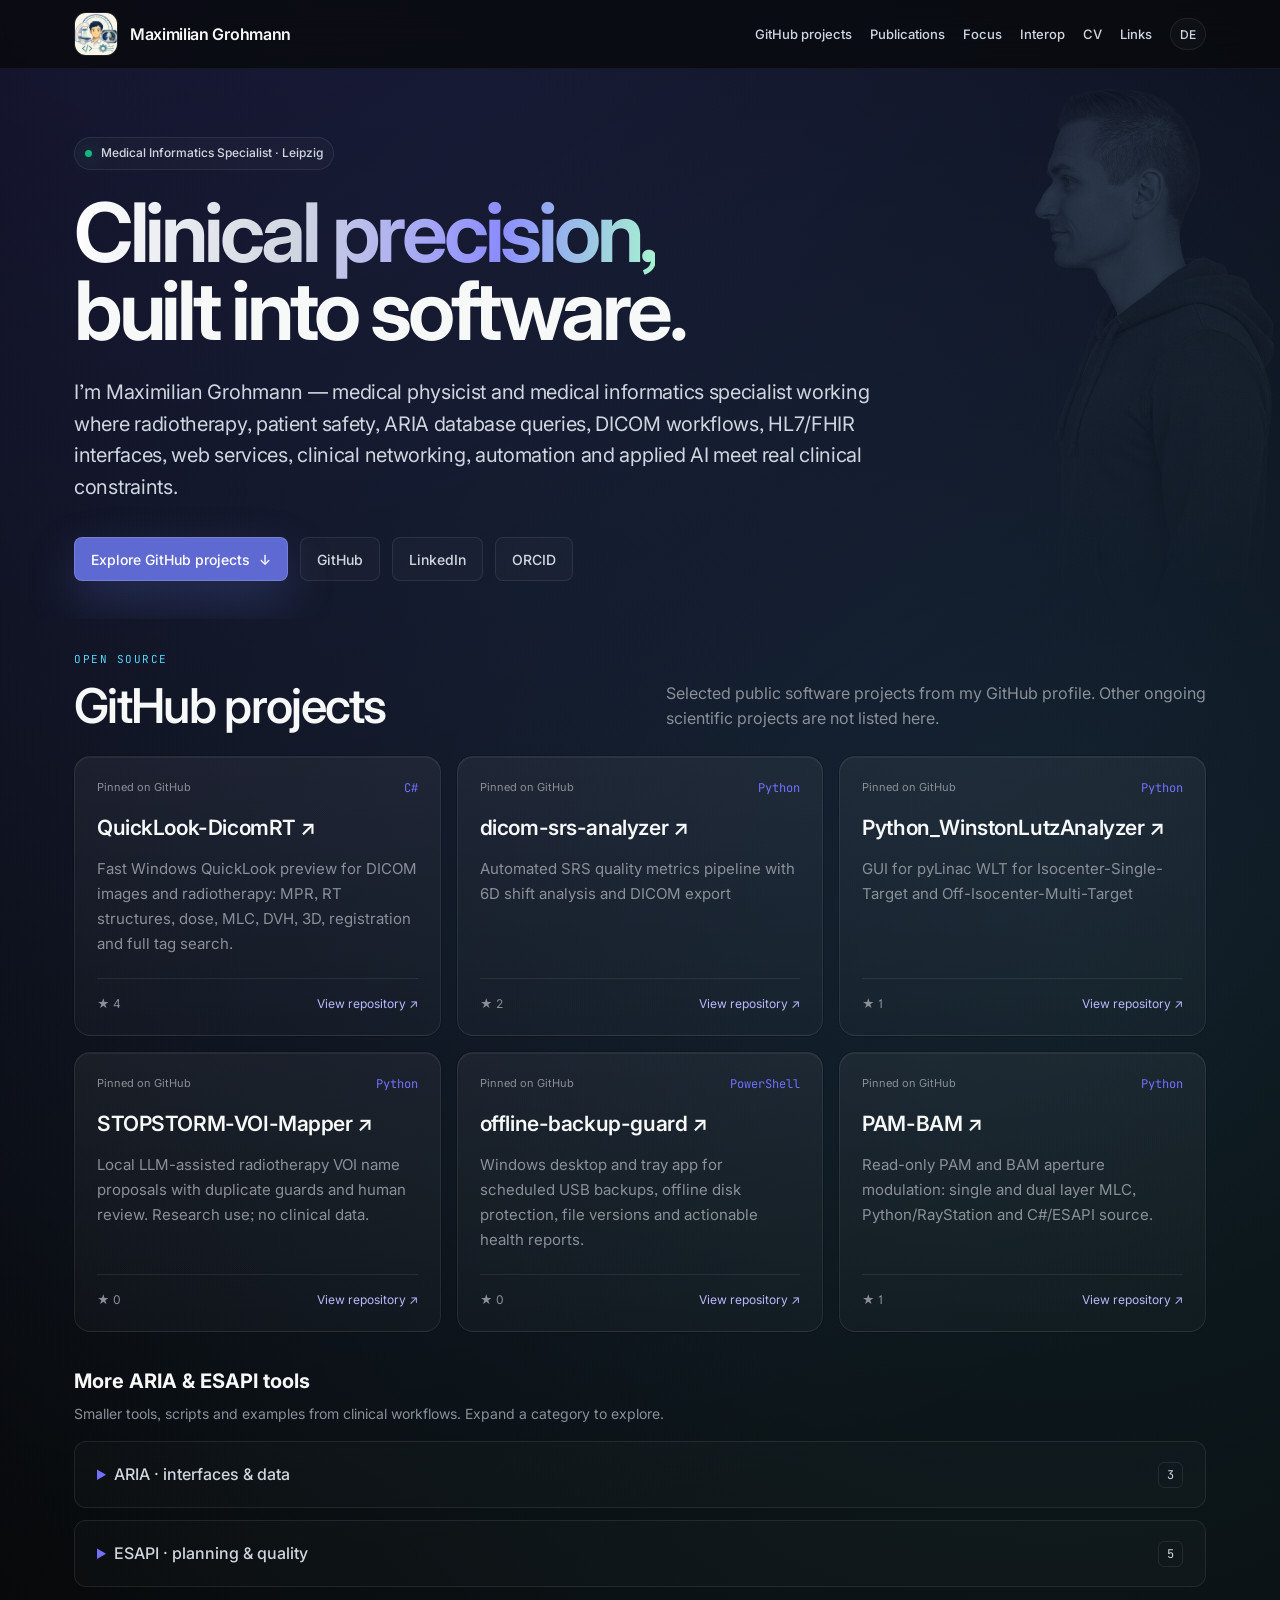
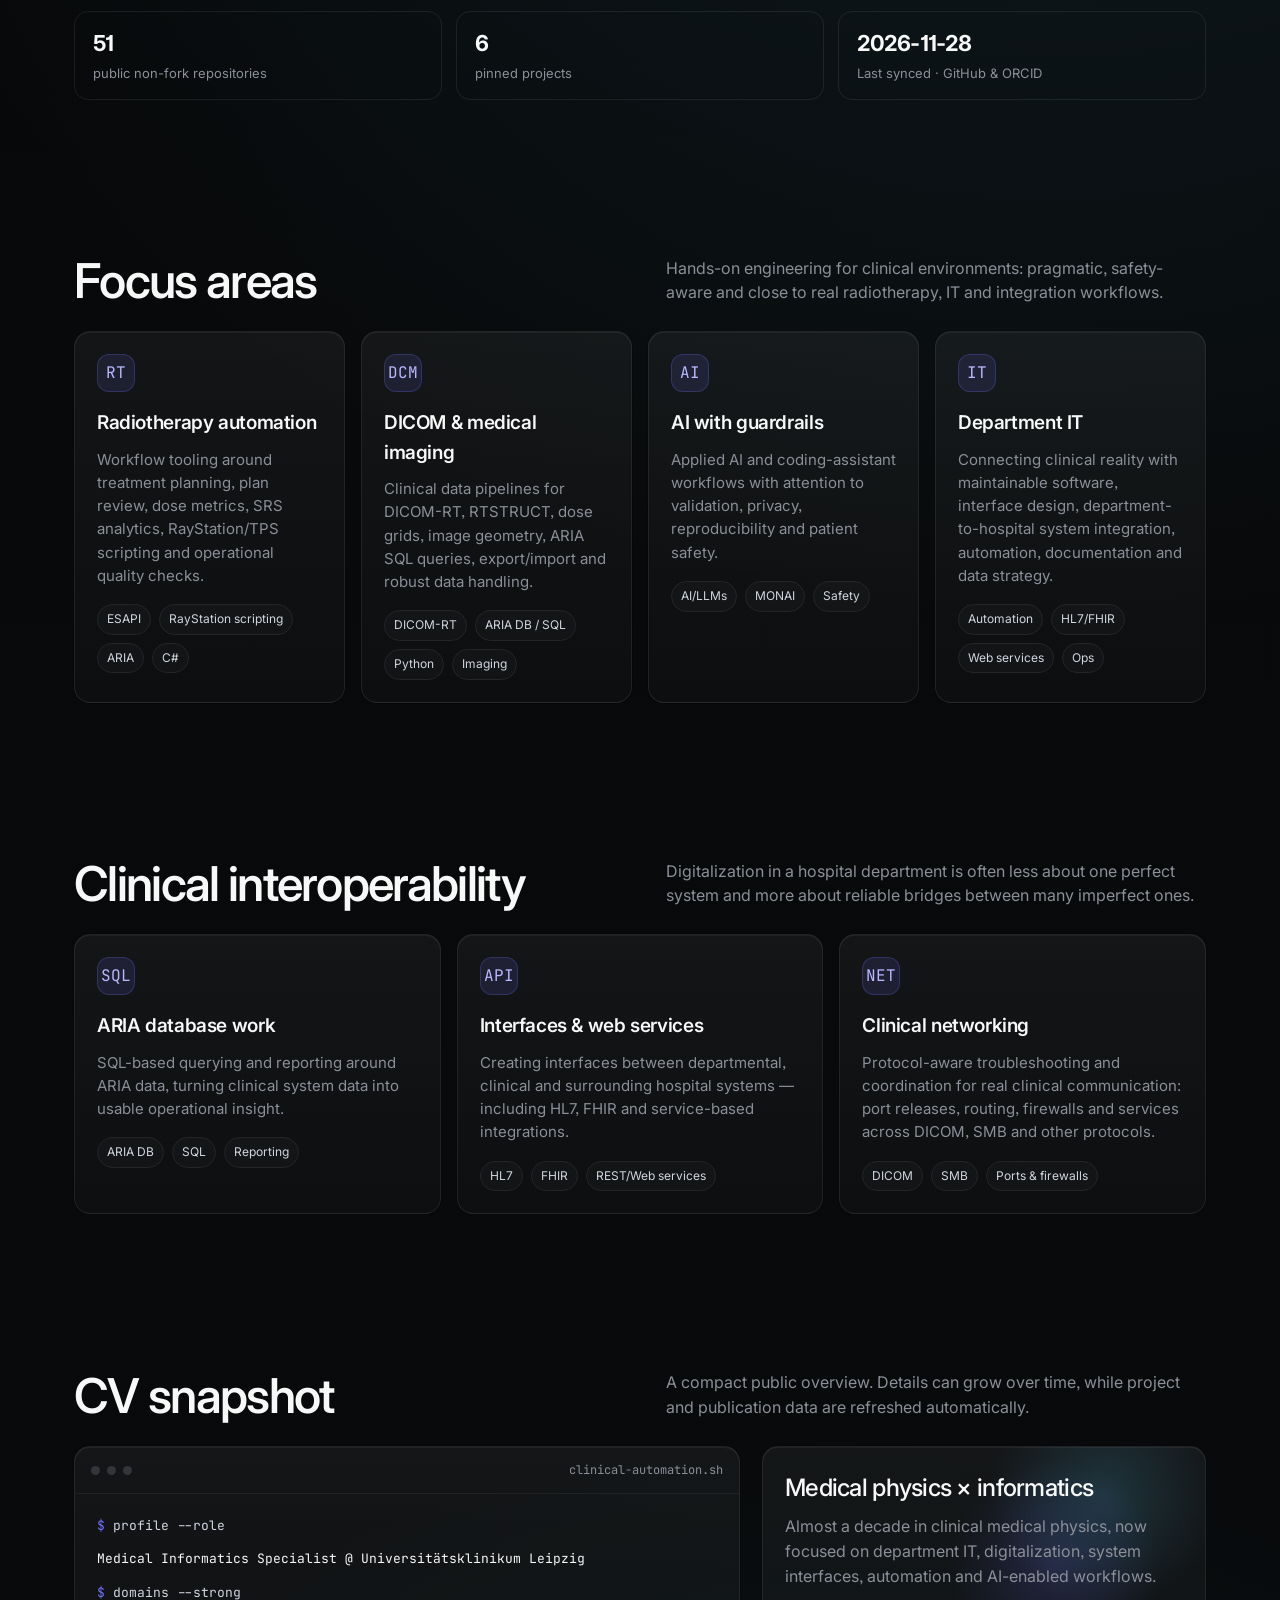
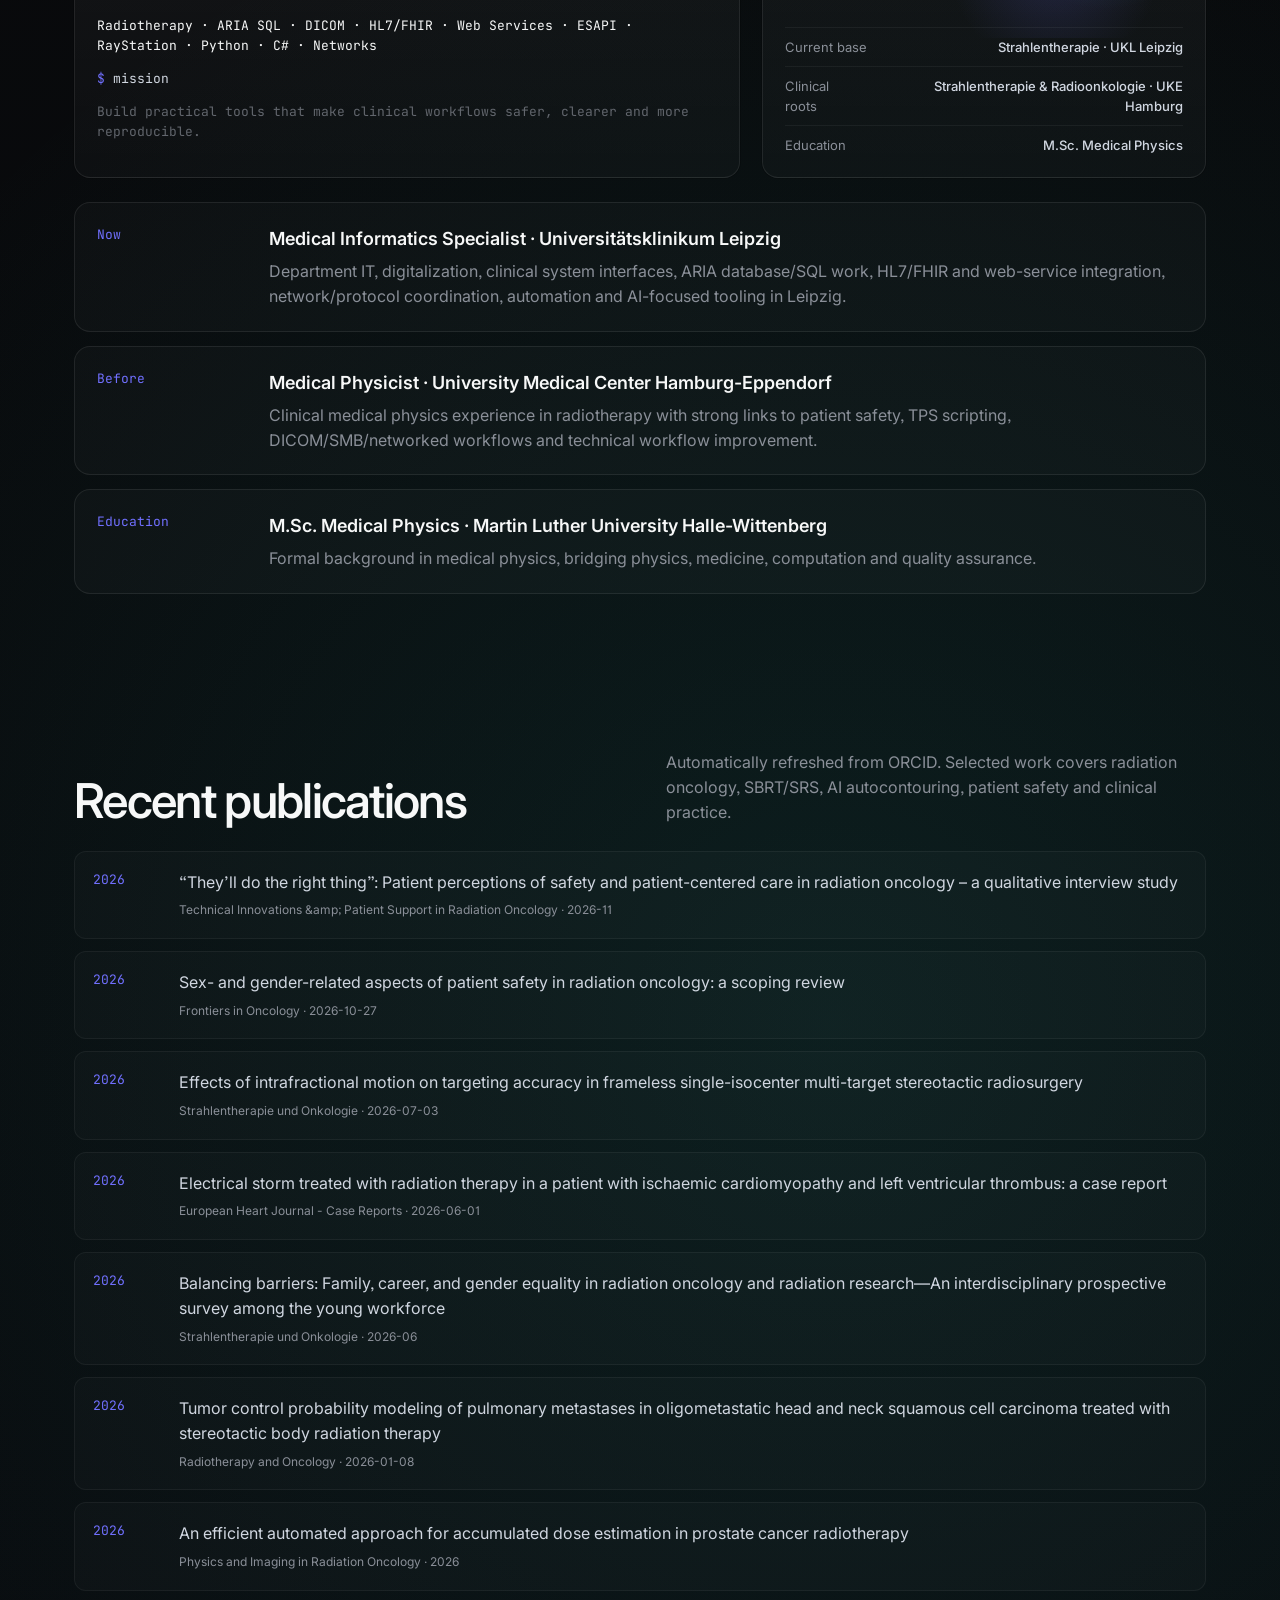
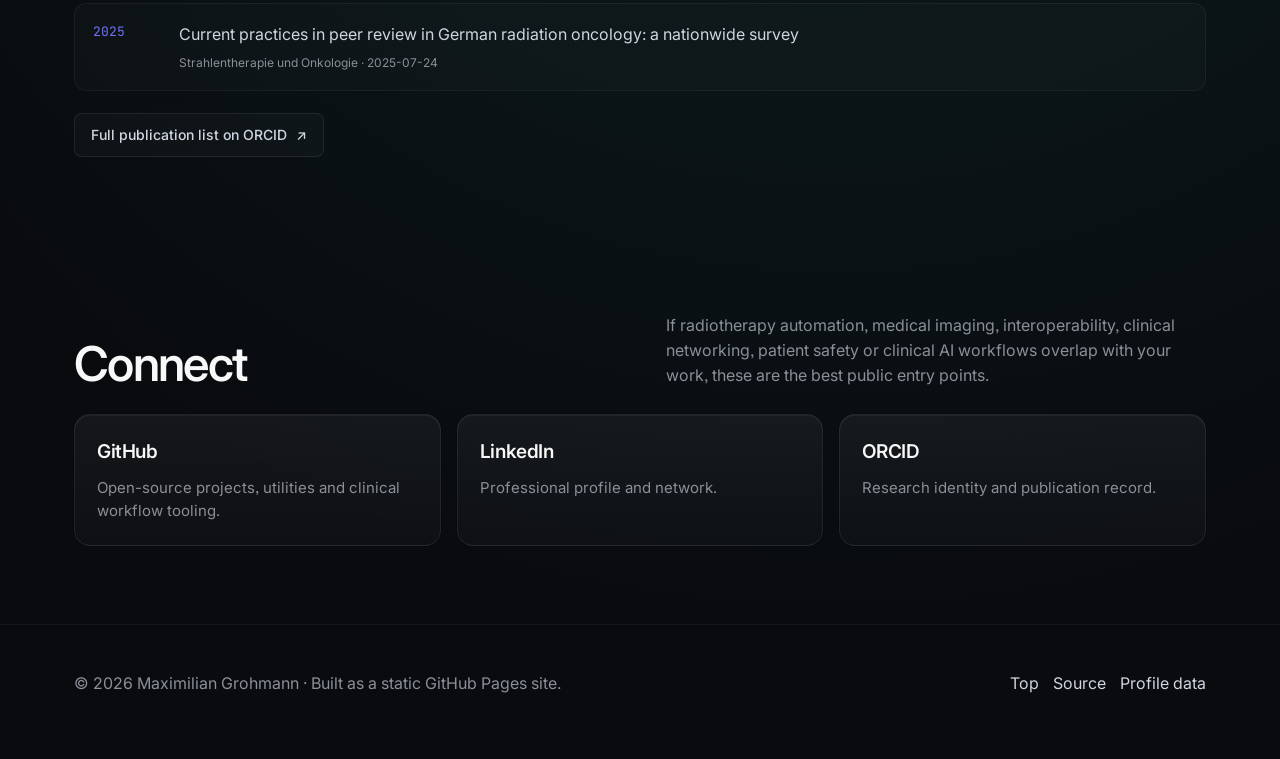
<file: index.html>
<!doctype html>
<html lang="en">
<head>
  <meta charset="utf-8" />
  <meta name="viewport" content="width=device-width, initial-scale=1" />
  <meta name="description" content="Maximilian Grohmann — Medical Informatics Specialist, medical physicist and builder of safe automation for radiotherapy, ARIA SQL, DICOM, HL7/FHIR, clinical networking and AI." />
  <meta property="og:title" content="Maximilian Grohmann — Clinical AI, Radiotherapy Automation & Medical Informatics" />
  <meta property="og:description" content="Medical physicist turned medical informatics specialist. Radiotherapy, ARIA SQL, DICOM, HL7/FHIR, RayStation scripting, web services, clinical networking, AI validation and workflow tooling." />
  <meta property="og:type" content="website" />
  <link rel="icon" type="image/png" href="assets/github-avatar.png" />
  <meta property="og:image" content="https://kiragroh.github.io/assets/github-avatar.png" />
  <meta name="theme-color" content="#08090a" />
  <title>Maximilian Grohmann — Clinical AI & Medical Informatics</title>
  <link rel="preconnect" href="https://fonts.googleapis.com">
  <link rel="preconnect" href="https://fonts.gstatic.com" crossorigin>
  <link href="https://fonts.googleapis.com/css2?family=Inter:wght@300;400;500;600;700;800;900&family=JetBrains+Mono:wght@400;500&display=swap" rel="stylesheet">
  <style>
    :root {
      color-scheme: dark;
      --bg: #08090a; --bg-deep: #010102; --panel: #0f1011;
      --surface: rgba(255,255,255,.035); --surface-2: rgba(255,255,255,.055);
      --text: #f7f8f8; --muted: #d0d6e0; --subtle: #8a8f98; --quiet: #62666d;
      --border: rgba(255,255,255,.08); --border-soft: rgba(255,255,255,.05);
      --accent: #7170ff; --accent-strong: #5e6ad2; --cyan: #55d6ff; --green: #10b981; --teal: #2dd4bf;
      --max: 1180px; --radius: 16px;
    }
    * { box-sizing: border-box; }
    html { scroll-behavior: smooth; }
    body {
      margin: 0; font-family: 'Inter', system-ui, -apple-system, Segoe UI, Roboto, sans-serif;
      font-feature-settings: "cv01", "ss03"; color: var(--text); line-height: 1.55; min-height: 100vh;
      background:
        radial-gradient(circle at 18% -5%, rgba(113,112,255,.22), transparent 31%),
        radial-gradient(circle at 82% 16%, rgba(85,214,255,.12), transparent 28%),
        radial-gradient(circle at 65% 76%, rgba(45,212,191,.10), transparent 28%),
        linear-gradient(180deg, var(--bg-deep), var(--bg) 34%, #090b0f 100%);
    }
    a { color: inherit; text-decoration: none; } a:hover { color: var(--text); }
    body > header, body > main, body > footer { position:relative; z-index:1; }
    .hero-silhouette { position:absolute; right:0; bottom:0; z-index:0; width:min(28vw,360px); height:100%; overflow:hidden; pointer-events:none; opacity:.16; mask-image:linear-gradient(to bottom,#000 60%,transparent 100%); }
    .hero-silhouette img { position:absolute; top:0; left:50%; height:140%; width:auto; max-width:none; transform:translateX(-45%); filter:grayscale(1) sepia(.4) hue-rotate(155deg) saturate(1.8); }
    .hero > .container { position:relative; z-index:1; }
    @media (max-width:1100px) { .hero-silhouette { display:none; } }
    .container { max-width: var(--max); margin: 0 auto; padding: 0 24px; }
    header { position: sticky; top: 0; z-index: 20; backdrop-filter: blur(18px); background: rgba(8,9,10,.74); border-bottom: 1px solid var(--border-soft); }
    nav { min-height: 68px; display:flex; align-items:center; justify-content:space-between; gap:20px; }
    .brand { display:flex; align-items:center; gap:12px; font-weight:600; letter-spacing:-.02em; }
    .mark { width:34px; height:34px; border-radius:10px; display:grid; place-items:center; background:linear-gradient(135deg, rgba(113,112,255,.95), rgba(16,185,129,.82)); box-shadow:0 0 0 1px rgba(255,255,255,.16) inset,0 18px 40px rgba(94,106,210,.24); font-family:'JetBrains Mono', monospace; font-size:13px; }
    .navlinks { display:flex; align-items:center; gap:18px; color:var(--muted); font-size:13px; font-weight:510; }
    .navlinks a { color:var(--muted); }
    .lang-toggle { min-height:32px; padding:5px 9px; border:1px solid var(--border); border-radius:999px; background:rgba(255,255,255,.025); color:var(--muted); cursor:pointer; font:510 12px 'Inter', system-ui, sans-serif; }
    .lang-toggle:hover { color:var(--text); background:rgba(255,255,255,.055); }
    .hero { padding: 94px 0 68px; overflow:hidden; }
    .eyebrow { display:inline-flex; align-items:center; gap:9px; padding:6px 10px; border:1px solid var(--border); border-radius:999px; background:rgba(255,255,255,.025); color:var(--muted); font-size:12px; font-weight:510; margin-bottom:24px; }
    .dot { width:7px; height:7px; border-radius:50%; background:var(--green); box-shadow:0 0 18px rgba(16,185,129,.7); }
    h1 { margin:0; max-width:850px; font-size:clamp(44px,7vw,82px); line-height:.96; letter-spacing:-.052em; font-weight:650; }
    .gradient-text { background:linear-gradient(95deg,#fff 0%,#d0d6e0 38%,#8d8cff 73%,#a7f3d0 100%); -webkit-background-clip:text; background-clip:text; color:transparent; }
    .hero-copy { margin:26px 0 0; max-width:720px; color:var(--muted); font-size:clamp(18px,2vw,22px); line-height:1.58; letter-spacing:-.015em; }
    .actions { display:flex; flex-wrap:wrap; gap:12px; margin-top:34px; }
    .btn { min-height:44px; display:inline-flex; align-items:center; justify-content:center; gap:9px; padding:10px 16px; border-radius:8px; border:1px solid var(--border); color:var(--muted); background:rgba(255,255,255,.025); font-size:14px; font-weight:510; transition:transform .18s ease, background .18s ease, border-color .18s ease; }
    .btn:hover { transform:translateY(-1px); background:rgba(255,255,255,.055); border-color:rgba(255,255,255,.16); }
    .btn.primary { background:var(--accent-strong); color:#fff; border-color:rgba(255,255,255,.14); box-shadow:0 20px 48px rgba(94,106,210,.28); }
    .terminal-card, .profile-card, .card { border:1px solid var(--border); background:linear-gradient(180deg,rgba(255,255,255,.05),rgba(255,255,255,.022)); border-radius:var(--radius); box-shadow:0 0 0 1px rgba(0,0,0,.2), inset 0 1px 0 rgba(255,255,255,.05); }
    .hero-grid { display:grid; grid-template-columns:1.2fr .8fr; gap:22px; margin-top:54px; }
    .terminal-top { display:flex; align-items:center; justify-content:space-between; padding:14px 16px; border-bottom:1px solid var(--border-soft); color:var(--subtle); font-size:12px; font-family:'JetBrains Mono',monospace; }
    .traffic { display:flex; gap:7px; } .traffic i { width:9px; height:9px; border-radius:50%; background:#34343a; display:block; }
    .terminal-body { padding:22px; font-family:'JetBrains Mono',ui-monospace,monospace; font-size:13px; color:var(--muted); min-height:264px; }
    .line { display:block; margin:0 0 13px; } .prompt { color:var(--accent); } .value { color:var(--text); } .comment { color:var(--quiet); }
    .profile-card { position:relative; overflow:hidden; padding:22px; display:flex; flex-direction:column; justify-content:space-between; min-height:314px; }
    .profile-card::before { content:""; position:absolute; inset:-1px -1px auto auto; width:76%; height:58%; background:radial-gradient(circle at 70% 25%, rgba(85,214,255,.16), transparent 42%), radial-gradient(circle at 55% 62%, rgba(113,112,255,.18), transparent 48%); pointer-events:none; }
    .profile-card > * { position:relative; z-index:1; }
    .portrait-frame { position:relative; width:132px; height:132px; margin:-6px 0 18px; border-radius:32px; overflow:hidden; border:1px solid rgba(255,255,255,.12); background:linear-gradient(145deg, rgba(113,112,255,.18), rgba(45,212,191,.08)); box-shadow:0 28px 70px rgba(0,0,0,.38), 0 0 58px rgba(85,214,255,.12); }
    .portrait-frame::after { content:""; position:absolute; inset:0; background:linear-gradient(180deg, transparent 46%, rgba(8,9,10,.58)); pointer-events:none; }
    .portrait-frame img { width:100%; height:100%; object-fit:cover; object-position:50% 8%; transform:scale(1.34) translateY(7%); filter:saturate(.9) contrast(1.06); }
    .profile-card h2 { margin:0 0 8px; font-size:24px; letter-spacing:-.03em; font-weight:510; } .profile-card p { margin:0; color:var(--subtle); }
    .mini-list { display:grid; gap:9px; margin-top:22px; } .mini { display:flex; justify-content:space-between; gap:20px; color:var(--subtle); font-size:13px; border-top:1px solid var(--border-soft); padding-top:9px; } .mini strong { color:var(--muted); font-weight:510; text-align:right; }
    section { padding:78px 0; } .section-head { display:flex; align-items:end; justify-content:space-between; gap:24px; margin-bottom:26px; } .section-head h2 { margin:0; font-size:clamp(30px,4vw,48px); line-height:1; letter-spacing:-.035em; font-weight:560; } .section-head p { margin:0; color:var(--subtle); max-width:540px; }
    .grid { display:grid; gap:16px; } .grid.cols-4 { grid-template-columns:repeat(4,1fr); } .grid.cols-3 { grid-template-columns:repeat(3,1fr); } .grid.cols-2 { grid-template-columns:repeat(2,1fr); }
    .card { padding:22px; } .card h3 { margin:0 0 10px; font-size:19px; letter-spacing:-.02em; font-weight:590; } .card p { margin:0; color:var(--subtle); font-size:15px; }
    .icon { width:38px; height:38px; border-radius:12px; display:grid; place-items:center; background:rgba(113,112,255,.12); border:1px solid rgba(113,112,255,.24); color:#b9b8ff; margin-bottom:16px; font-family:'JetBrains Mono',monospace; }
    .tagrow { display:flex; flex-wrap:wrap; gap:8px; margin-top:17px; } .tag { font-size:12px; color:var(--muted); border:1px solid #23252a; border-radius:999px; padding:5px 9px; background:rgba(255,255,255,.018); }
    .timeline { display:grid; gap:14px; } .event { display:grid; grid-template-columns:150px 1fr; gap:22px; padding:22px; border:1px solid var(--border); border-radius:var(--radius); background:rgba(255,255,255,.025); } .when { color:var(--accent); font-family:'JetBrains Mono',monospace; font-size:13px; } .event h3 { margin:0 0 6px; font-size:18px; font-weight:590; } .event p { margin:0; color:var(--subtle); }
    .repo { display:flex; flex-direction:column; gap:14px; min-height:220px; } .repo-top { display:flex; justify-content:space-between; gap:16px; align-items:start; } .repo a { color:var(--text); } .lang { color:var(--accent); font-family:'JetBrains Mono',monospace; font-size:12px; white-space:nowrap; } .repo .stars { color:var(--quiet); font-size:12px; margin-top:auto; }
    .pub-list { display:grid; gap:12px; } .pub { display:grid; grid-template-columns:70px 1fr; gap:16px; padding:18px; border:1px solid var(--border-soft); border-radius:12px; background:rgba(255,255,255,.018); } .pub-year { color:var(--accent); font-family:'JetBrains Mono',monospace; font-size:13px; } .pub a { color:var(--muted); } .pub a:hover { color:var(--text); }
    .stats { display:grid; grid-template-columns:repeat(3,1fr); gap:14px; margin-top:18px; } .stat { padding:18px; border:1px solid var(--border); border-radius:14px; background:rgba(255,255,255,.025); } .stat b { display:block; font-size:30px; letter-spacing:-.04em; } .stat span { color:var(--subtle); font-size:13px; }
    footer { padding:46px 0 64px; border-top:1px solid var(--border-soft); color:var(--subtle); } .footer-inner { display:flex; justify-content:space-between; gap:20px; flex-wrap:wrap; } .footer-links { display:flex; gap:14px; flex-wrap:wrap; } .footer-links a { color:var(--muted); }
    @media (max-width:980px){ .hero-grid,.grid.cols-4,.grid.cols-3,.grid.cols-2{grid-template-columns:1fr}nav{height:auto;padding:10px 0;flex-wrap:wrap;align-items:flex-start}.brand{min-height:44px}.navlinks{display:flex;width:100%;gap:10px;overflow-x:auto;white-space:nowrap;scrollbar-width:none;padding:0 0 2px}.navlinks::-webkit-scrollbar{display:none}.navlinks a,.navlinks .lang-toggle{min-height:36px;display:inline-flex;align-items:center;justify-content:center;border:1px solid var(--border);border-radius:999px;background:rgba(255,255,255,.025);padding:6px 10px;flex:0 0 auto}.section-head{display:block}.section-head p{margin-top:12px}.event,.pub{grid-template-columns:1fr;gap:8px}.stats{grid-template-columns:1fr} }
    @media (max-width:560px){ .container{padding:0 18px}.hero{padding-top:48px}.actions{display:grid;grid-template-columns:1fr}.actions .btn{width:100%}.terminal-body{font-size:12px} }
    @media (prefers-reduced-motion:reduce){ *{scroll-behavior:auto!important;transition:none!important} }

    body > header { position:sticky; z-index:20; }
    section[id] { scroll-margin-top:90px; }
    .mark { width:44px; height:44px; border-radius:12px; object-fit:cover; background:var(--panel); box-shadow:none; border:1px solid var(--border); }
    .hero { position:relative; isolation:isolate; padding:68px 0 38px; }
    .hero-copy { max-width:840px; font-size:clamp(17px,1.8vw,20px); }
    .hero-grid { margin:0 0 24px; }
    #projects { padding-top:32px; }
    .section-kicker { color:var(--cyan)!important; font-family:'JetBrains Mono',monospace; font-size:11px; letter-spacing:.14em; margin:0 0 14px!important; }
    .repo { min-width:0; min-height:280px; gap:16px; transition:border-color .18s ease,background .18s ease; }
    .repo:hover { border-color:rgba(113,112,255,.45); background:rgba(113,112,255,.055); }
    .repo h3 { margin:0; font-size:21px; line-height:1.3; overflow-wrap:anywhere; }
    .repo p { line-height:1.65; }
    .repo-kicker { font-size:11px; color:var(--subtle); }
    .repo-footer { display:flex; align-items:center; justify-content:space-between; gap:12px; margin-top:auto; padding-top:16px; border-top:1px solid var(--border); font-size:12px; color:var(--subtle); }
    .repo-footer a { color:#b9b8ff; }
    .scripts-head { margin:34px 0 16px; }
    .scripts-head h3 { font-size:20px; margin:0 0 6px; }
    .scripts-head p { margin:0; color:var(--subtle); font-size:14px; }
    .script-groups { display:grid; gap:12px; }
    .script-group { border:1px solid var(--border); border-radius:12px; background:rgba(255,255,255,.018); }
    .script-group summary { cursor:pointer; padding:20px 22px; color:var(--muted); font-weight:500; }
    .script-group summary::marker { color:var(--accent); }
    .script-count { float:right; font:12px 'JetBrains Mono',monospace; padding:4px 8px; border:1px solid var(--border); border-radius:6px; }
    .script-group[open] summary { border-bottom:1px solid var(--border); }
    .script-list { list-style:disc; margin:0; padding:8px 26px 12px 42px; }
    .script-list li { padding:14px 0; border-bottom:1px solid var(--border-soft); }
    .script-list li:last-child { border-bottom:0; }
    .script-list li::marker { color:var(--accent); }
    .script-list a { font-weight:500; overflow-wrap:anywhere; }
    .script-list p { margin:5px 0 0; color:var(--subtle); font-size:14px; }
    .toolbox-link { display:inline-block; color:#b9b8ff; padding:0 24px 22px; font-size:14px; }
    .stats { margin-top:24px; }
    .stat { padding:14px 18px; background:transparent; }
    .stat b { font-size:22px; }
    .pub-meta { color:var(--subtle); font-size:12px; margin-top:7px; }
    .orcid-link { margin-top:22px; }
    a:focus-visible,button:focus-visible,summary:focus-visible { outline:2px solid var(--cyan); outline-offset:5px; border-radius:4px; }
    @media (min-width:701px) and (max-width:1100px) { #repoGrid { grid-template-columns:repeat(2,minmax(0,1fr)); } }
    @media (max-width:700px) { #repoGrid { grid-template-columns:minmax(0,1fr); }.repo{min-height:240px}section[id]{scroll-margin-top:140px}.script-group summary{padding:18px 16px;font-size:14px}.brand{font-size:15px} }
  </style>
</head>
<body>
  <header>
    <div class="container"><nav aria-label="Main navigation"><a class="brand" href="#top" aria-label="Maximilian Grohmann home"><img class="mark" src="assets/github-avatar.png" alt="" width="44" height="44"><span>Maximilian Grohmann</span></a><div class="navlinks"><a href="#projects">GitHub projects</a><a href="#publications">Publications</a><a href="#focus">Focus</a><a href="#interoperability">Interop</a><a href="#cv">CV</a><a href="#contact">Links</a><button id="langToggle" class="lang-toggle" type="button" aria-label="Sprache auf Deutsch umschalten">DE</button></div></nav></div>
  </header>
  <main id="top">
    <section class="hero"><div class="hero-silhouette" aria-hidden="true"><img src="assets/max-hoodie-profile-20261013.png" alt="" width="1024" height="1536"></div><div class="container"><div class="eyebrow"><span class="dot"></span> Medical Informatics Specialist · Leipzig</div><h1><span class="gradient-text">Clinical precision,</span><br> built into software.</h1><p class="hero-copy">I’m Maximilian Grohmann — medical physicist and medical informatics specialist working where radiotherapy, patient safety, ARIA database queries, DICOM workflows, HL7/FHIR interfaces, web services, clinical networking, automation and applied AI meet real clinical constraints.</p><div class="actions"><a class="btn primary" href="#projects">Explore GitHub projects <span aria-hidden="true">↓</span></a><a class="btn" href="https://github.com/Kiragroh" target="_blank" rel="noreferrer">GitHub</a><a class="btn" href="https://www.linkedin.com/in/maximilian-grohmann-b70588b1" target="_blank" rel="noreferrer">LinkedIn</a><a class="btn" href="https://orcid.org/0000-0002-6909-811X" target="_blank" rel="noreferrer">ORCID</a></div>
      </div></section>
    <section id="projects"><div class="container"><div class="section-head"><div><p class="section-kicker">OPEN SOURCE</p><h2>GitHub projects</h2></div><p>Selected public software projects from my GitHub profile. Other ongoing scientific projects are not listed here.</p></div>
      <div id="repoGrid" class="grid cols-3"><!-- pinned-repos:start -->
<article class="card repo"><div class="repo-top"><span class="repo-kicker">Pinned on GitHub</span><span class="lang">C#</span></div><h3><a href="https://github.com/Kiragroh/QuickLook-DicomRT" target="_blank" rel="noreferrer">QuickLook-DicomRT<span aria-hidden="true"> ↗</span></a></h3><p>Fast Windows QuickLook preview for DICOM images and radiotherapy: MPR, RT structures, dose, MLC, DVH, 3D, registration and full tag search.</p><div class="repo-footer"><span>★ 3</span><a href="https://github.com/Kiragroh/QuickLook-DicomRT" target="_blank" rel="noreferrer">View repository <span aria-hidden="true">↗</span></a></div></article>
<article class="card repo"><div class="repo-top"><span class="repo-kicker">Pinned on GitHub</span><span class="lang">Python</span></div><h3><a href="https://github.com/Kiragroh/dicom-srs-analyzer" target="_blank" rel="noreferrer">dicom-srs-analyzer<span aria-hidden="true"> ↗</span></a></h3><p>Automated SRS quality metrics pipeline with 6D shift analysis and DICOM export</p><div class="repo-footer"><span>★ 2</span><a href="https://github.com/Kiragroh/dicom-srs-analyzer" target="_blank" rel="noreferrer">View repository <span aria-hidden="true">↗</span></a></div></article>
<article class="card repo"><div class="repo-top"><span class="repo-kicker">Pinned on GitHub</span><span class="lang">Python</span></div><h3><a href="https://github.com/Kiragroh/Python_WinstonLutzAnalyzer" target="_blank" rel="noreferrer">Python_WinstonLutzAnalyzer<span aria-hidden="true"> ↗</span></a></h3><p>GUI for pyLinac WLT for Isocenter-Single-Target and Off-Isocenter-Multi-Target </p><div class="repo-footer"><span>★ 1</span><a href="https://github.com/Kiragroh/Python_WinstonLutzAnalyzer" target="_blank" rel="noreferrer">View repository <span aria-hidden="true">↗</span></a></div></article>
<article class="card repo"><div class="repo-top"><span class="repo-kicker">Pinned on GitHub</span><span class="lang">Python</span></div><h3><a href="https://github.com/Kiragroh/STOPSTORM-VOI-Mapper" target="_blank" rel="noreferrer">STOPSTORM-VOI-Mapper<span aria-hidden="true"> ↗</span></a></h3><p>Local LLM-assisted radiotherapy VOI name proposals with duplicate guards and human review. Research use; no clinical data.</p><div class="repo-footer"><span>★ 0</span><a href="https://github.com/Kiragroh/STOPSTORM-VOI-Mapper" target="_blank" rel="noreferrer">View repository <span aria-hidden="true">↗</span></a></div></article>
<article class="card repo"><div class="repo-top"><span class="repo-kicker">Pinned on GitHub</span><span class="lang">PowerShell</span></div><h3><a href="https://github.com/Kiragroh/offline-backup-guard" target="_blank" rel="noreferrer">offline-backup-guard<span aria-hidden="true"> ↗</span></a></h3><p>Windows desktop and tray app for scheduled USB backups, offline disk protection, file versions and actionable health reports.</p><div class="repo-footer"><span>★ 0</span><a href="https://github.com/Kiragroh/offline-backup-guard" target="_blank" rel="noreferrer">View repository <span aria-hidden="true">↗</span></a></div></article>
<article class="card repo"><div class="repo-top"><span class="repo-kicker">Pinned on GitHub</span><span class="lang">Python</span></div><h3><a href="https://github.com/Kiragroh/PAM-BAM" target="_blank" rel="noreferrer">PAM-BAM<span aria-hidden="true"> ↗</span></a></h3><p>Read-only PAM and BAM aperture modulation: single and dual layer MLC, Python/RayStation and C#/ESAPI source.</p><div class="repo-footer"><span>★ 1</span><a href="https://github.com/Kiragroh/PAM-BAM" target="_blank" rel="noreferrer">View repository <span aria-hidden="true">↗</span></a></div></article>
<!-- pinned-repos:end --></div>
      <div class="scripts-head"><h3>More ARIA &amp; ESAPI tools</h3><p>Smaller tools, scripts and examples from clinical workflows. Expand a category to explore.</p></div>
      <div id="scriptGroups" class="script-groups"><!-- script-groups:start -->
<details class="script-group"><summary><span>ARIA · interfaces &amp; data</span><span class="script-count">3</span></summary><ul class="script-list"><li><a href="https://github.com/Kiragroh/ARIA-API_CustomerRepo" target="_blank" rel="noreferrer">ARIA-API_CustomerRepo <span aria-hidden="true">↗</span></a><p>ARIA FHIR API installation experience and guidance</p></li><li><a href="https://github.com/Kiragroh/ARIA18-Throughput-Collector" target="_blank" rel="noreferrer">ARIA18-Throughput-Collector <span aria-hidden="true">↗</span></a><p>Portable ARIA 18+ SSRS collector for radiotherapy throughput and clinic comparison</p></li><li><a href="https://github.com/Kiragroh/ESAPI_DICOMrt-Mining" target="_blank" rel="noreferrer">ESAPI_DICOMrt-Mining <span aria-hidden="true">↗</span></a><p>Excel-driven DICOM-RT bulk export from Varian ARIA via ESAPI and DCMTK.</p></li></ul></details>
<details class="script-group"><summary><span>ESAPI · planning &amp; quality</span><span class="script-count">5</span></summary><ul class="script-list"><li><a href="https://github.com/Kiragroh/ESAPI-Runner-Hub" target="_blank" rel="noreferrer">ESAPI-Runner-Hub <span aria-hidden="true">↗</span></a><p>Portable vendor-free Windows launcher with fast ESAPI patient search and isolated runner processes</p></li><li><a href="https://github.com/Kiragroh/ClearPlan-OpenSource" target="_blank" rel="noreferrer">ClearPlan-OpenSource <span aria-hidden="true">↗</span></a><p>Open-source framework for automated radiotherapy plan review with PQM evaluation, DVH visualization, and failure-mode logging.</p></li><li><a href="https://github.com/Kiragroh/ESAPI_Beam-Namer" target="_blank" rel="noreferrer">ESAPI_Beam-Namer <span aria-hidden="true">↗</span></a><p>BinaryPlugin_Simply change your Beam/Field IDs with the nomenclature of your choice.</p></li><li><a href="https://github.com/Kiragroh/ESAPI_SingleFilePlugins" target="_blank" rel="noreferrer">ESAPI_SingleFilePlugins <span aria-hidden="true">↗</span></a><p>Little selection of ready-to-go SingleFilePlugins for Eclipse that you have to try.</p></li><li><a href="https://github.com/Kiragroh/ESAPI_DataMiner_PortalDosimetry" target="_blank" rel="noreferrer">ESAPI_DataMiner_PortalDosimetry <span aria-hidden="true">↗</span></a><p>Standalone-Console-App_Mine all analysed PortalDosimetry Fields and make custom evaluations too</p></li></ul><a class="toolbox-link" href="esapi/">Explore the full ESAPI toolbox <span aria-hidden="true">↗</span></a></details>
<!-- script-groups:end --></div>
      <div class="stats"><div class="stat"><b id="repoCount">49</b><span>public non-fork repositories</span></div><div class="stat"><b id="selectedCount">6</b><span>pinned projects</span></div><div class="stat"><b id="updatedAt">2026-10-30</b><span>Last synced · GitHub &amp; ORCID</span></div></div>
    </div></section>
    <section id="focus"><div class="container"><div class="section-head"><h2>Focus areas</h2><p>Hands-on engineering for clinical environments: pragmatic, safety-aware and close to real radiotherapy, IT and integration workflows.</p></div><div class="grid cols-4"><article class="card"><div class="icon">RT</div><h3>Radiotherapy automation</h3><p>Workflow tooling around treatment planning, plan review, dose metrics, SRS analytics, RayStation/TPS scripting and operational quality checks.</p><div class="tagrow"><span class="tag">ESAPI</span><span class="tag">RayStation scripting</span><span class="tag">ARIA</span><span class="tag">C#</span></div></article><article class="card"><div class="icon">DCM</div><h3>DICOM & medical imaging</h3><p>Clinical data pipelines for DICOM-RT, RTSTRUCT, dose grids, image geometry, ARIA SQL queries, export/import and robust data handling.</p><div class="tagrow"><span class="tag">DICOM-RT</span><span class="tag">ARIA DB / SQL</span><span class="tag">Python</span><span class="tag">Imaging</span></div></article><article class="card"><div class="icon">AI</div><h3>AI with guardrails</h3><p>Applied AI and coding-assistant workflows with attention to validation, privacy, reproducibility and patient safety.</p><div class="tagrow"><span class="tag">AI/LLMs</span><span class="tag">MONAI</span><span class="tag">Safety</span></div></article><article class="card"><div class="icon">IT</div><h3>Department IT</h3><p>Connecting clinical reality with maintainable software, interface design, department-to-hospital system integration, automation, documentation and data strategy.</p><div class="tagrow"><span class="tag">Automation</span><span class="tag">HL7/FHIR</span><span class="tag">Web services</span><span class="tag">Ops</span></div></article></div></div></section>
    <section id="interoperability"><div class="container"><div class="section-head"><h2>Clinical interoperability</h2><p>Digitalization in a hospital department is often less about one perfect system and more about reliable bridges between many imperfect ones.</p></div><div class="grid cols-3"><article class="card"><div class="icon">SQL</div><h3>ARIA database work</h3><p>SQL-based querying and reporting around ARIA data, turning clinical system data into usable operational insight.</p><div class="tagrow"><span class="tag">ARIA DB</span><span class="tag">SQL</span><span class="tag">Reporting</span></div></article><article class="card"><div class="icon">API</div><h3>Interfaces & web services</h3><p>Creating interfaces between departmental, clinical and surrounding hospital systems — including HL7, FHIR and service-based integrations.</p><div class="tagrow"><span class="tag">HL7</span><span class="tag">FHIR</span><span class="tag">REST/Web services</span></div></article><article class="card"><div class="icon">NET</div><h3>Clinical networking</h3><p>Protocol-aware troubleshooting and coordination for real clinical communication: port releases, routing, firewalls and services across DICOM, SMB and other protocols.</p><div class="tagrow"><span class="tag">DICOM</span><span class="tag">SMB</span><span class="tag">Ports & firewalls</span></div></article></div></div></section>
    <section id="cv"><div class="container"><div class="section-head"><h2>CV snapshot</h2><p>A compact public overview. Details can grow over time, while project and publication data are refreshed automatically.</p></div><div class="hero-grid" aria-label="Professional snapshot"><div class="terminal-card"><div class="terminal-top"><div class="traffic"><i></i><i></i><i></i></div><span>clinical-automation.sh</span></div><div class="terminal-body"><span class="line"><span class="prompt">$</span> profile --role</span><span class="line value">Medical Informatics Specialist @ Universitätsklinikum Leipzig</span><span class="line"><span class="prompt">$</span> domains --strong</span><span class="line value">Radiotherapy · ARIA SQL · DICOM · HL7/FHIR · Web Services · ESAPI · RayStation · Python · C# · Networks</span><span class="line"><span class="prompt">$</span> mission</span><span class="line comment">Build practical tools that make clinical workflows safer, clearer and more reproducible.</span></div></div><aside class="profile-card"><div><h2>Medical physics × informatics</h2><p>Almost a decade in clinical medical physics, now focused on department IT, digitalization, system interfaces, automation and AI-enabled workflows.</p></div><div class="mini-list"><div class="mini"><span>Current base</span><strong><a href="https://www.uniklinikum-leipzig.de/einrichtungen/strahlentherapie" target="_blank" rel="noreferrer">Strahlentherapie · UKL Leipzig</a></strong></div><div class="mini"><span>Clinical roots</span><strong><a href="https://www.uke.de/kliniken-institute/kliniken/strahlentherapie-radioonkologie/index.html" target="_blank" rel="noreferrer">Strahlentherapie &amp; Radioonkologie · UKE Hamburg</a></strong></div><div class="mini"><span>Education</span><strong>M.Sc. Medical Physics</strong></div></div></aside></div><div class="timeline"><article class="event"><div class="when">Now</div><div><h3>Medical Informatics Specialist · Universitätsklinikum Leipzig</h3><p>Department IT, digitalization, clinical system interfaces, ARIA database/SQL work, HL7/FHIR and web-service integration, network/protocol coordination, automation and AI-focused tooling in Leipzig.</p></div></article><article class="event"><div class="when">Before</div><div><h3>Medical Physicist · University Medical Center Hamburg-Eppendorf</h3><p>Clinical medical physics experience in radiotherapy with strong links to patient safety, TPS scripting, DICOM/SMB/networked workflows and technical workflow improvement.</p></div></article><article class="event"><div class="when">Education</div><div><h3>M.Sc. Medical Physics · Martin Luther University Halle-Wittenberg</h3><p>Formal background in medical physics, bridging physics, medicine, computation and quality assurance.</p></div></article></div></div></section>

    <section id="publications"><div class="container"><div class="section-head"><h2>Recent publications</h2><p>Automatically refreshed from ORCID. Selected work covers radiation oncology, SBRT/SRS, AI autocontouring, patient safety and clinical practice.</p></div><div id="pubList" class="pub-list"><!-- publications:start -->
<article class="pub"><div class="pub-year">2026</div><div><a href="https://doi.org/10.3389/fonc.2026.1962214" target="_blank" rel="noreferrer">Sex- and gender-related aspects of patient safety in radiation oncology: a scoping review</a><div class="pub-meta">Frontiers in Oncology · <time datetime="2026-10-27">2026-10-27</time></div></div></article>
<article class="pub"><div class="pub-year">2026</div><div><a href="https://doi.org/10.1007/s00066-026-02565-6" target="_blank" rel="noreferrer">Effects of intrafractional motion on targeting accuracy in frameless single-isocenter multi-target stereotactic radiosurgery</a><div class="pub-meta">Strahlentherapie und Onkologie · <time datetime="2026-07-03">2026-07-03</time></div></div></article>
<article class="pub"><div class="pub-year">2026</div><div><a href="https://doi.org/10.1093/ehjcr/ytag414" target="_blank" rel="noreferrer">Electrical storm treated with radiation therapy in a patient with ischaemic cardiomyopathy and left ventricular thrombus: a case report</a><div class="pub-meta">European Heart Journal - Case Reports · <time datetime="2026-06-01">2026-06-01</time></div></div></article>
<article class="pub"><div class="pub-year">2026</div><div><a href="https://doi.org/10.1007/s00066-025-02402-2" target="_blank" rel="noreferrer">Balancing barriers: Family, career, and gender equality in radiation oncology and radiation research—An interdisciplinary prospective survey among the young workforce</a><div class="pub-meta">Strahlentherapie und Onkologie · <time datetime="2026-06">2026-06</time></div></div></article>
<article class="pub"><div class="pub-year">2026</div><div><a href="https://doi.org/10.1016/j.radonc.2026.111375" target="_blank" rel="noreferrer">Tumor control probability modeling of pulmonary metastases in oligometastatic head and neck squamous cell carcinoma treated with stereotactic body radiation therapy</a><div class="pub-meta">Radiotherapy and Oncology · <time datetime="2026-01-08">2026-01-08</time></div></div></article>
<article class="pub"><div class="pub-year">2026</div><div><a href="https://doi.org/10.1016/j.phro.2026.100942" target="_blank" rel="noreferrer">An efficient automated approach for accumulated dose estimation in prostate cancer radiotherapy</a><div class="pub-meta">Physics and Imaging in Radiation Oncology · <time datetime="2026">2026</time></div></div></article>
<article class="pub"><div class="pub-year">2025</div><div><a href="https://doi.org/10.1007/s00066-025-02444-6" target="_blank" rel="noreferrer">Current practices in peer review in German radiation oncology: a nationwide survey</a><div class="pub-meta">Strahlentherapie und Onkologie · <time datetime="2025-07-24">2025-07-24</time></div></div></article>
<article class="pub"><div class="pub-year">2025</div><div><a href="https://doi.org/10.1007/s00066-025-02424-w" target="_blank" rel="noreferrer">Multicenter multiplatform pattern-of-practice analysis of single-isocenter multitarget stereotactic radiosurgery</a><div class="pub-meta">Strahlentherapie und Onkologie · <time datetime="2025-07-10">2025-07-10</time></div></div></article>
<!-- publications:end --></div><a class="btn orcid-link" href="https://orcid.org/0000-0002-6909-811X" target="_blank" rel="noreferrer">Full publication list on ORCID <span aria-hidden="true">↗</span></a></div></section>
    <section id="contact"><div class="container"><div class="section-head"><h2>Connect</h2><p>If radiotherapy automation, medical imaging, interoperability, clinical networking, patient safety or clinical AI workflows overlap with your work, these are the best public entry points.</p></div><div class="grid cols-3"><a class="card" href="https://github.com/Kiragroh" target="_blank" rel="noreferrer"><h3>GitHub</h3><p>Open-source projects, utilities and clinical workflow tooling.</p></a><a class="card" href="https://www.linkedin.com/in/maximilian-grohmann-b70588b1" target="_blank" rel="noreferrer"><h3>LinkedIn</h3><p>Professional profile and network.</p></a><a class="card" href="https://orcid.org/0000-0002-6909-811X" target="_blank" rel="noreferrer"><h3>ORCID</h3><p>Research identity and publication record.</p></a></div></div></section>
  </main>
  <footer><div class="container footer-inner"><div>© <span id="year"></span> Maximilian Grohmann · Built as a static GitHub Pages site.</div><div class="footer-links"><a href="#top">Top</a><a href="https://github.com/Kiragroh/Kiragroh.github.io" target="_blank" rel="noreferrer">Source</a><a href="data/profile.json" target="_blank">Profile data</a></div></div></footer>
  <script src="i18n.js"></script>
  <script type="module">
    import { renderRepos, renderScripts, renderPublications } from './profile-view.mjs';
    document.getElementById('year').textContent = new Date().getFullYear();
    async function hydrate() {
      try {
        const res = await fetch('data/profile.json', { cache: 'no-store' });
        if (!res.ok) return;
        const data = await res.json();
        document.getElementById('repoCount').textContent = data.metrics?.publicRepositories ?? '—';
        document.getElementById('selectedCount').textContent = data.repositories?.length ?? '—';
        document.getElementById('updatedAt').textContent = data.generatedAt?.slice(0, 10) || '—';
        if (data.repositories?.length) document.getElementById('repoGrid').innerHTML = renderRepos(data.repositories);
        if (Array.isArray(data.scripts)) document.getElementById('scriptGroups').innerHTML = renderScripts(data.scripts);
        if (data.publications?.length) document.getElementById('pubList').innerHTML = renderPublications(data.publications);
      } catch (error) { console.warn('Profile data refresh unavailable; showing saved snapshot.', error); }
    }
    hydrate();
  </script>
</body>
</html>
</file>
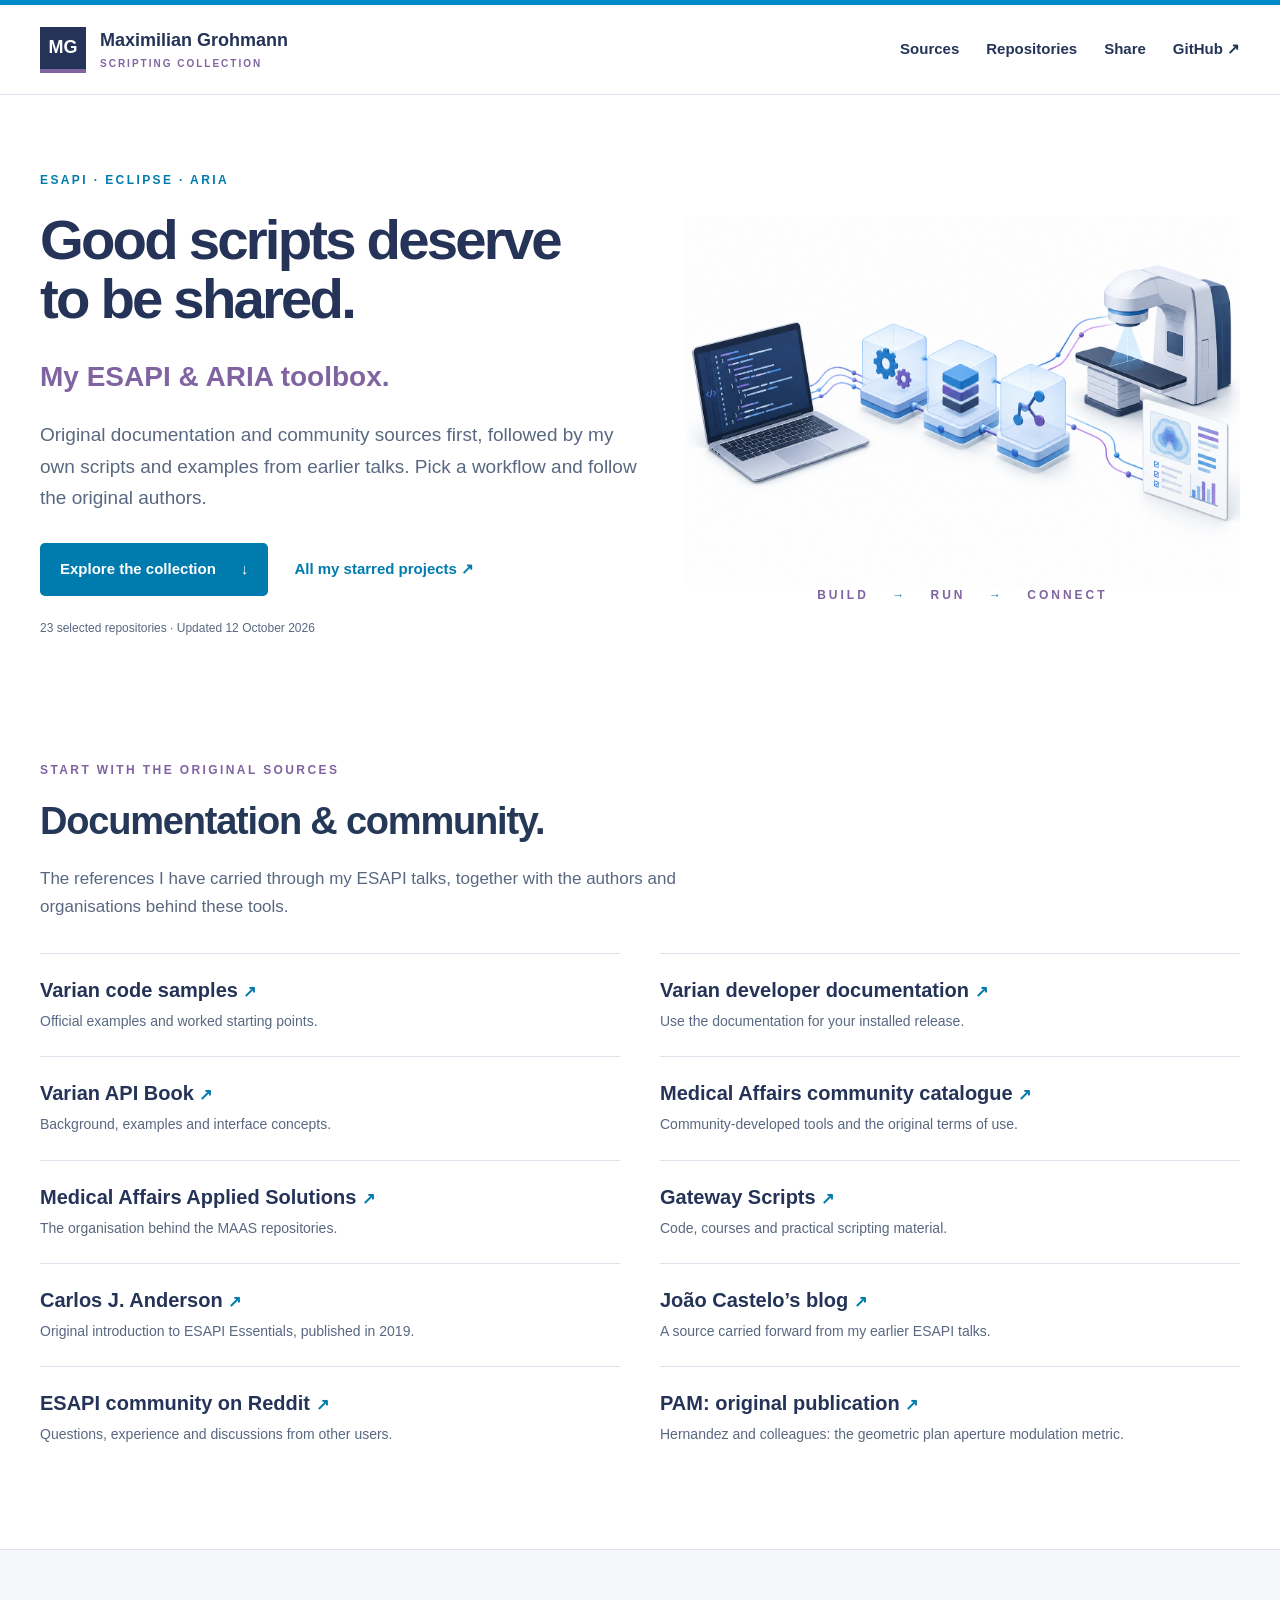
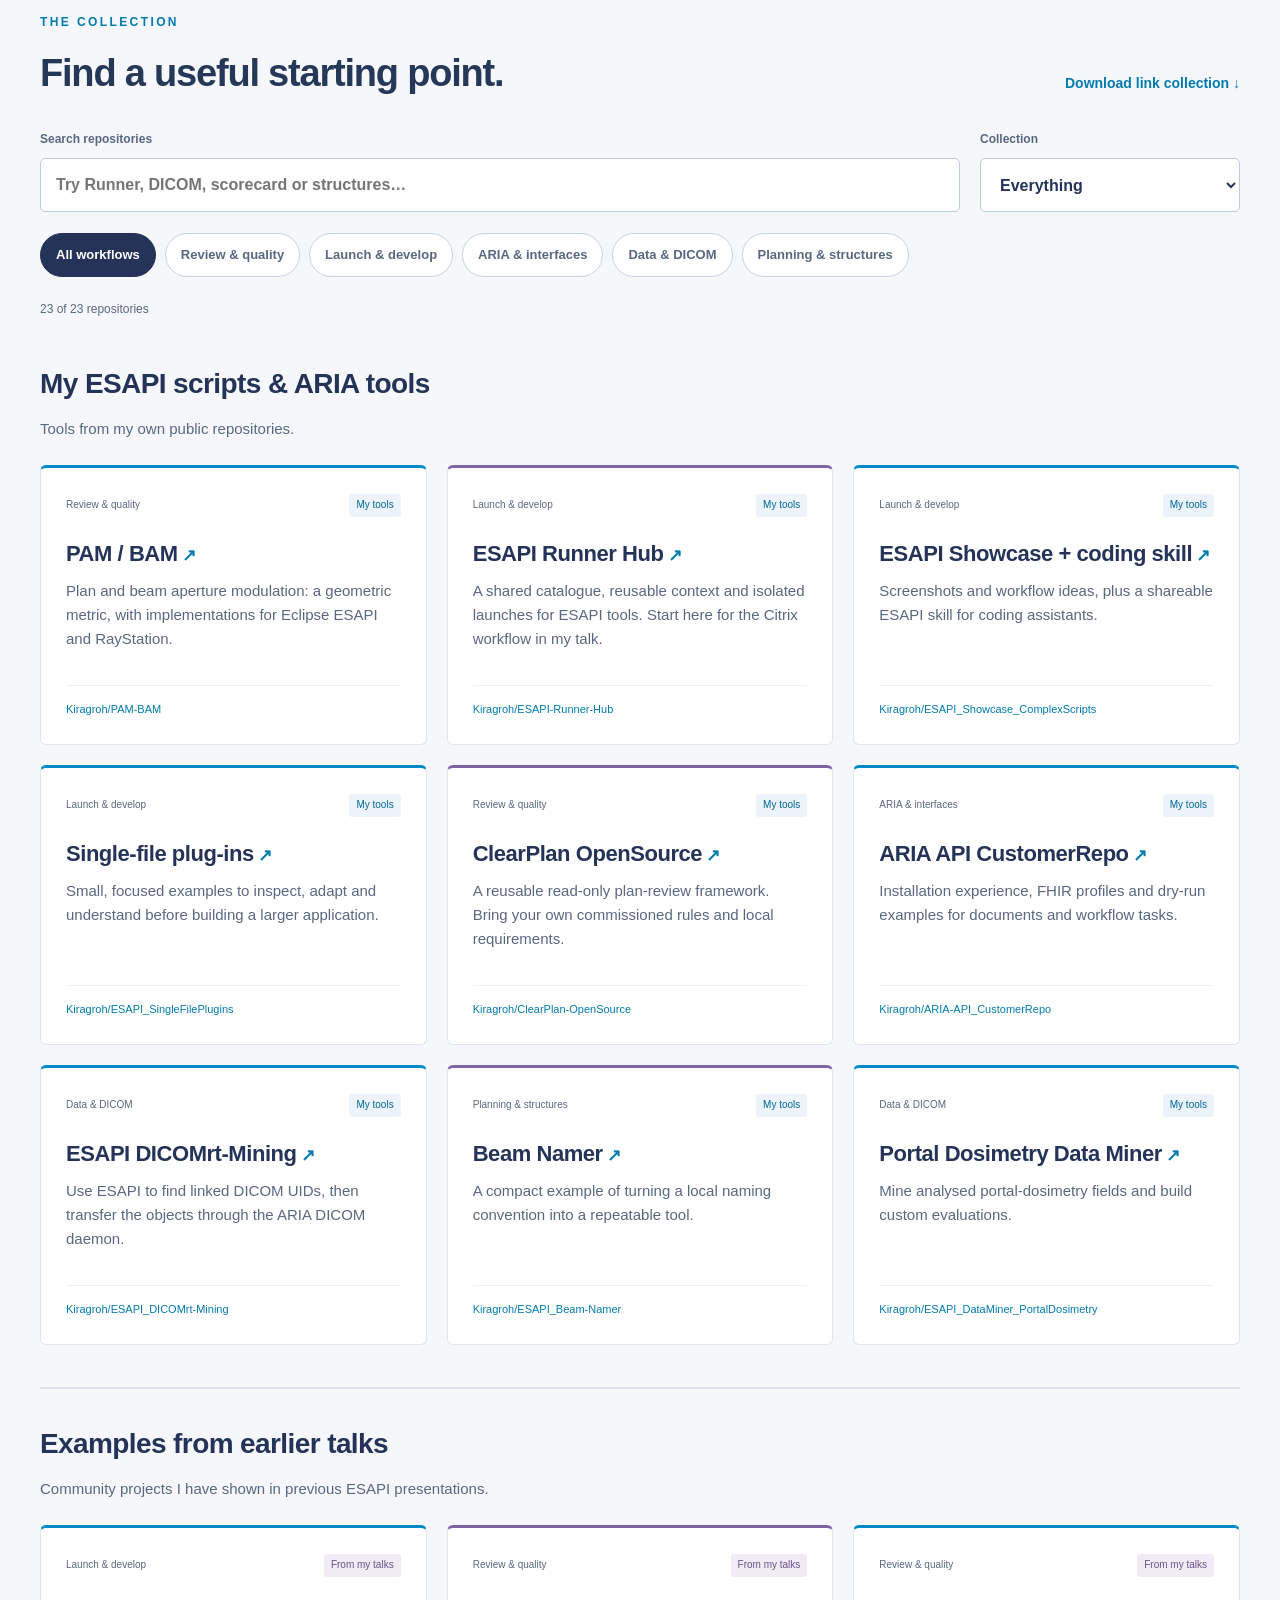
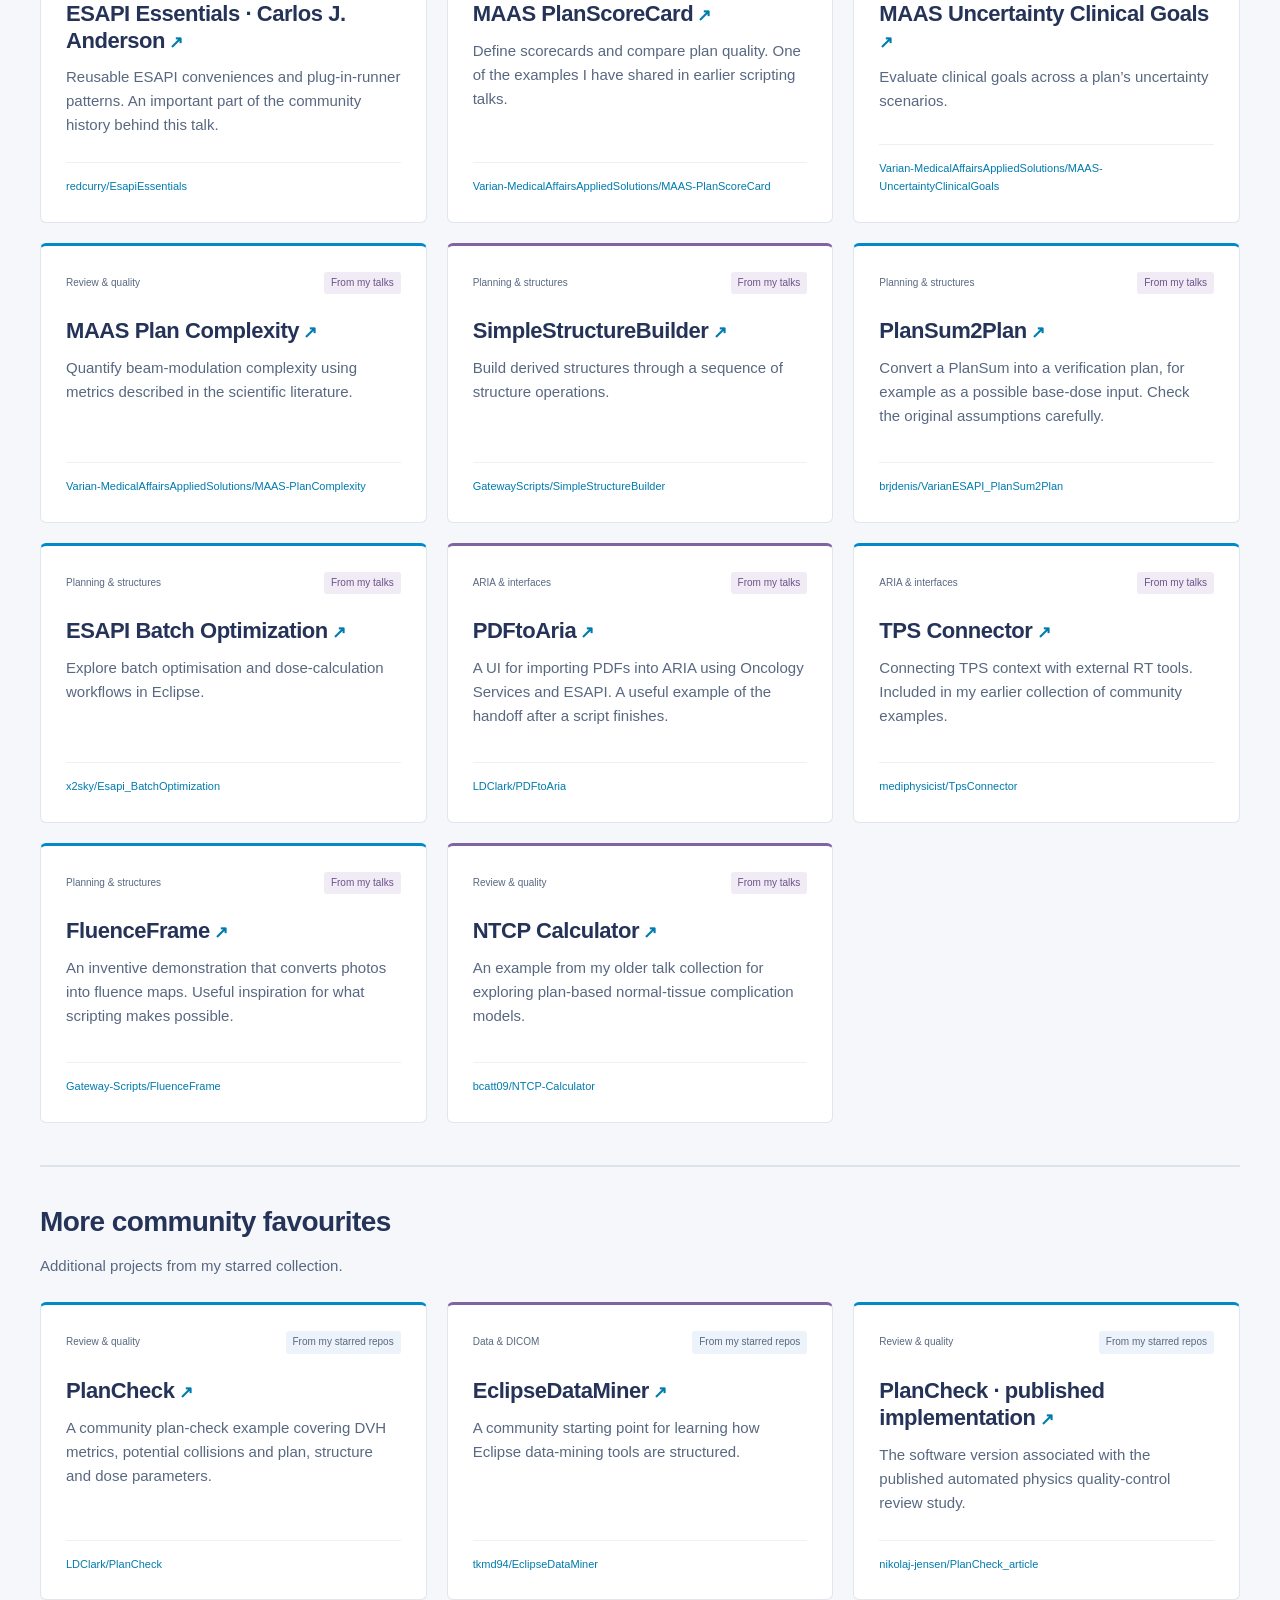
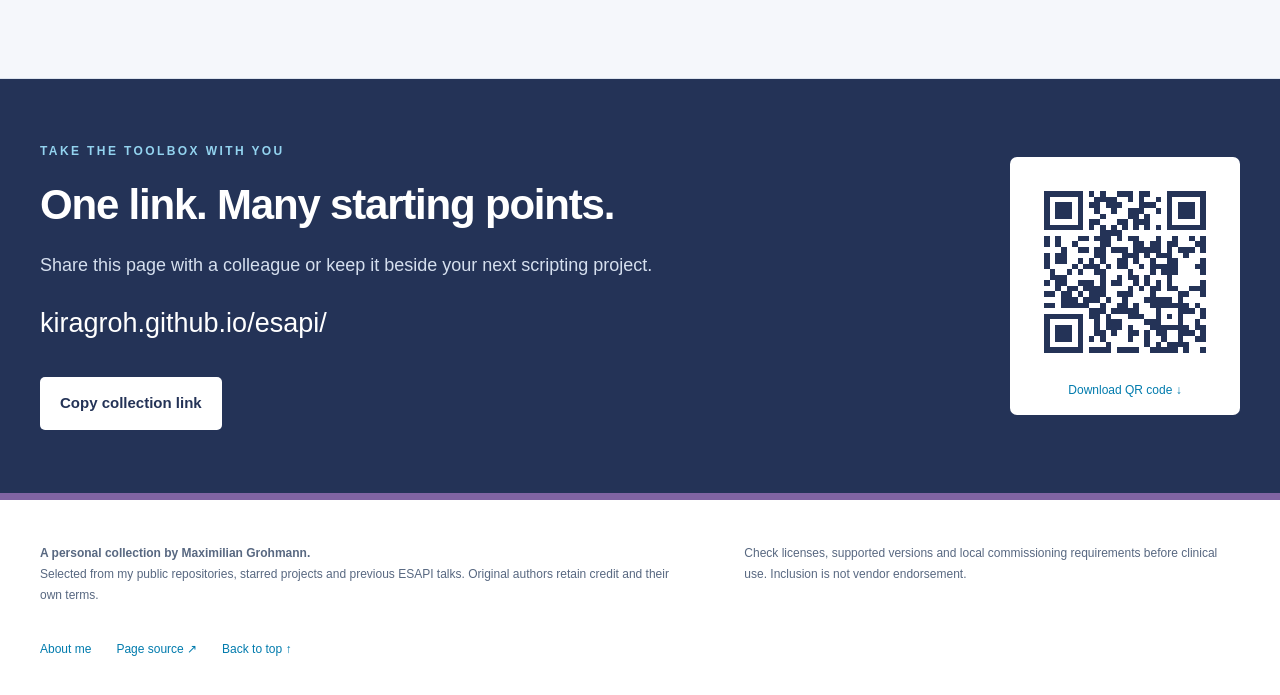
<file: esapi/index.html>
<!doctype html><html lang="en"><head><meta charset="utf-8"><meta name="viewport" content="width=device-width,initial-scale=1"><meta name="description" content="Maximilian Grohmann’s personal ESAPI and ARIA repository collection: runners, plan review, planning tools, DICOM and original community sources."><meta property="og:title" content="My ESAPI & ARIA toolbox · Maximilian Grohmann"><meta property="og:description" content="Practical repositories and original community sources, collected from my work, starred projects and scripting talks."><meta property="og:image" content="https://kiragroh.github.io/esapi/assets/ukl-scripting-hero.png"><meta name="theme-color" content="#243357"><link rel="stylesheet" href="style.css"><title>ESAPI & ARIA toolbox · Maximilian Grohmann</title></head><body><a class="skip" href="#collection">Skip to repositories</a><header><div class="wrap nav"><a class="brand" href="https://kiragroh.github.io/"><span class="monogram">MG</span><span>Maximilian Grohmann<small>SCRIPTING COLLECTION</small></span></a><nav aria-label="Main navigation"><a href="#resources">Sources</a><a href="#collection">Repositories</a><a href="#share">Share</a><a href="https://github.com/Kiragroh" target="_blank" rel="noopener">GitHub ↗</a></nav></div></header><main><section class="wrap hero"><div><p class="eyebrow">ESAPI · ECLIPSE · ARIA</p><h1>Good scripts deserve<br>to be shared.</h1><p class="intro">My ESAPI &amp; ARIA toolbox.</p><p class="lede">Original documentation and community sources first, followed by my own scripts and examples from earlier talks. Pick a workflow and follow the original authors.</p><div class="hero-actions"><a class="primary" href="#resources">Explore the collection <span aria-hidden="true">↓</span></a><a href="https://github.com/Kiragroh?tab=stars" target="_blank" rel="noopener">All my starred projects ↗</a></div><p class="dateline">23 selected repositories · Updated 12 October 2026</p></div><figure><img src="assets/ukl-scripting-hero.png" alt="Conceptual illustration connecting software development, reusable modules and a radiotherapy workflow"><figcaption>BUILD <span>→</span> RUN <span>→</span> CONNECT</figcaption></figure></section><section id="resources" class="wrap resources-section"><p class="eyebrow">START WITH THE ORIGINAL SOURCES</p><h2>Documentation &amp; community.</h2><p class="section-intro">The references I have carried through my ESAPI talks, together with the authors and organisations behind these tools.</p><div class="resources-grid"><a class="resource" href="https://github.com/VarianAPIs/Varian-Code-Samples" target="_blank" rel="noopener"><h3>Varian code samples <span aria-hidden="true">↗</span></h3><p>Official examples and worked starting points.</p></a><a class="resource" href="https://docs.developer.varian.com/" target="_blank" rel="noopener"><h3>Varian developer documentation <span aria-hidden="true">↗</span></h3><p>Use the documentation for your installed release.</p></a><a class="resource" href="https://varianapis.github.io/VarianApiBook.pdf" target="_blank" rel="noopener"><h3>Varian API Book <span aria-hidden="true">↗</span></h3><p>Background, examples and interface concepts.</p></a><a class="resource" href="https://medicalaffairs.varian.com/esapi-projects" target="_blank" rel="noopener"><h3>Medical Affairs community catalogue <span aria-hidden="true">↗</span></h3><p>Community-developed tools and the original terms of use.</p></a><a class="resource" href="https://github.com/Varian-MedicalAffairsAppliedSolutions" target="_blank" rel="noopener"><h3>Medical Affairs Applied Solutions <span aria-hidden="true">↗</span></h3><p>The organisation behind the MAAS repositories.</p></a><a class="resource" href="https://www.gatewayscripts.com/code" target="_blank" rel="noopener"><h3>Gateway Scripts <span aria-hidden="true">↗</span></h3><p>Code, courses and practical scripting material.</p></a><a class="resource" href="https://www.carlosjanderson.com/post/introducing-esapi-essentials" target="_blank" rel="noopener"><h3>Carlos J. Anderson <span aria-hidden="true">↗</span></h3><p>Original introduction to ESAPI Essentials, published in 2019.</p></a><a class="resource" href="https://medium.com/@jhmcastelo" target="_blank" rel="noopener"><h3>João Castelo’s blog <span aria-hidden="true">↗</span></h3><p>A source carried forward from my earlier ESAPI talks.</p></a><a class="resource" href="https://www.reddit.com/r/esapi/" target="_blank" rel="noopener"><h3>ESAPI community on Reddit <span aria-hidden="true">↗</span></h3><p>Questions, experience and discussions from other users.</p></a><a class="resource" href="https://doi.org/10.1002/mp.70144" target="_blank" rel="noopener"><h3>PAM: original publication <span aria-hidden="true">↗</span></h3><p>Hernandez and colleagues: the geometric plan aperture modulation metric.</p></a></div></section><section class="collection-section" id="collection"><div class="wrap"><div class="section-heading"><div><p class="eyebrow">THE COLLECTION</p><h2>Find a useful starting point.</h2></div><a class="download" href="repos.json" download>Download link collection ↓</a></div><div class="search-row"><label class="search-label" for="search">Search repositories<input id="search" type="search" placeholder="Try Runner, DICOM, scorecard or structures…" autocomplete="off"></label><label class="origin-label" for="origin">Collection<select id="origin"><option value="all">Everything</option><option value="own">My tools</option><option value="talk">From my talks</option><option value="starred">Other starred projects</option></select></label></div><div class="filters" role="group" aria-label="Filter by workflow"><button type="button" data-filter="all" aria-pressed="true">All workflows</button><button type="button" data-filter="Review &amp; quality" aria-pressed="false">Review &amp; quality</button><button type="button" data-filter="Launch &amp; develop" aria-pressed="false">Launch &amp; develop</button><button type="button" data-filter="ARIA &amp; interfaces" aria-pressed="false">ARIA &amp; interfaces</button><button type="button" data-filter="Data &amp; DICOM" aria-pressed="false">Data &amp; DICOM</button><button type="button" data-filter="Planning &amp; structures" aria-pressed="false">Planning &amp; structures</button></div><p id="result-count" class="result-count" aria-live="polite">23 repositories</p><section class="repo-group" data-group="own"><h3 class="group-title">My ESAPI scripts & ARIA tools</h3><p class="group-intro">Tools from my own public repositories.</p><div class="repo-grid"><article class="repo-card" data-category="Review &amp; quality" data-origin="own" data-search="kiragroh/pam-bam pam / bam review &amp; quality plan and beam aperture modulation: a geometric metric, with implementations for eclipse esapi and raystation. own https://github.com/kiragroh/pam-bam"><div class="card-meta"><span>Review &amp; quality</span><span class="origin own">My tools</span></div><h3><a href="https://github.com/Kiragroh/PAM-BAM" target="_blank" rel="noopener">PAM / BAM<span aria-hidden="true"> ↗</span></a></h3><p>Plan and beam aperture modulation: a geometric metric, with implementations for Eclipse ESAPI and RayStation.</p><a class="repo-path" href="https://github.com/Kiragroh/PAM-BAM" target="_blank" rel="noopener">Kiragroh/PAM-BAM</a></article><article class="repo-card" data-category="Launch &amp; develop" data-origin="own" data-search="kiragroh/esapi-runner-hub esapi runner hub launch &amp; develop a shared catalogue, reusable context and isolated launches for esapi tools. start here for the citrix workflow in my talk. own https://github.com/kiragroh/esapi-runner-hub"><div class="card-meta"><span>Launch &amp; develop</span><span class="origin own">My tools</span></div><h3><a href="https://github.com/Kiragroh/ESAPI-Runner-Hub" target="_blank" rel="noopener">ESAPI Runner Hub<span aria-hidden="true"> ↗</span></a></h3><p>A shared catalogue, reusable context and isolated launches for ESAPI tools. Start here for the Citrix workflow in my talk.</p><a class="repo-path" href="https://github.com/Kiragroh/ESAPI-Runner-Hub" target="_blank" rel="noopener">Kiragroh/ESAPI-Runner-Hub</a></article><article class="repo-card" data-category="Launch &amp; develop" data-origin="own" data-search="kiragroh/esapi_showcase_complexscripts esapi showcase + coding skill launch &amp; develop screenshots and workflow ideas, plus a shareable esapi skill for coding assistants. own https://github.com/kiragroh/esapi_showcase_complexscripts"><div class="card-meta"><span>Launch &amp; develop</span><span class="origin own">My tools</span></div><h3><a href="https://github.com/Kiragroh/ESAPI_Showcase_ComplexScripts" target="_blank" rel="noopener">ESAPI Showcase + coding skill<span aria-hidden="true"> ↗</span></a></h3><p>Screenshots and workflow ideas, plus a shareable ESAPI skill for coding assistants.</p><a class="repo-path" href="https://github.com/Kiragroh/ESAPI_Showcase_ComplexScripts" target="_blank" rel="noopener">Kiragroh/ESAPI_Showcase_ComplexScripts</a></article><article class="repo-card" data-category="Launch &amp; develop" data-origin="own" data-search="kiragroh/esapi_singlefileplugins single-file plug-ins launch &amp; develop small, focused examples to inspect, adapt and understand before building a larger application. own https://github.com/kiragroh/esapi_singlefileplugins"><div class="card-meta"><span>Launch &amp; develop</span><span class="origin own">My tools</span></div><h3><a href="https://github.com/Kiragroh/ESAPI_SingleFilePlugins" target="_blank" rel="noopener">Single-file plug-ins<span aria-hidden="true"> ↗</span></a></h3><p>Small, focused examples to inspect, adapt and understand before building a larger application.</p><a class="repo-path" href="https://github.com/Kiragroh/ESAPI_SingleFilePlugins" target="_blank" rel="noopener">Kiragroh/ESAPI_SingleFilePlugins</a></article><article class="repo-card" data-category="Review &amp; quality" data-origin="own" data-search="kiragroh/clearplan-opensource clearplan opensource review &amp; quality a reusable read-only plan-review framework. bring your own commissioned rules and local requirements. own https://github.com/kiragroh/clearplan-opensource"><div class="card-meta"><span>Review &amp; quality</span><span class="origin own">My tools</span></div><h3><a href="https://github.com/Kiragroh/ClearPlan-OpenSource" target="_blank" rel="noopener">ClearPlan OpenSource<span aria-hidden="true"> ↗</span></a></h3><p>A reusable read-only plan-review framework. Bring your own commissioned rules and local requirements.</p><a class="repo-path" href="https://github.com/Kiragroh/ClearPlan-OpenSource" target="_blank" rel="noopener">Kiragroh/ClearPlan-OpenSource</a></article><article class="repo-card" data-category="ARIA &amp; interfaces" data-origin="own" data-search="kiragroh/aria-api_customerrepo aria api customerrepo aria &amp; interfaces installation experience, fhir profiles and dry-run examples for documents and workflow tasks. own https://github.com/kiragroh/aria-api_customerrepo"><div class="card-meta"><span>ARIA &amp; interfaces</span><span class="origin own">My tools</span></div><h3><a href="https://github.com/Kiragroh/ARIA-API_CustomerRepo" target="_blank" rel="noopener">ARIA API CustomerRepo<span aria-hidden="true"> ↗</span></a></h3><p>Installation experience, FHIR profiles and dry-run examples for documents and workflow tasks.</p><a class="repo-path" href="https://github.com/Kiragroh/ARIA-API_CustomerRepo" target="_blank" rel="noopener">Kiragroh/ARIA-API_CustomerRepo</a></article><article class="repo-card" data-category="Data &amp; DICOM" data-origin="own" data-search="kiragroh/esapi_dicomrt-mining esapi dicomrt-mining data &amp; dicom use esapi to find linked dicom uids, then transfer the objects through the aria dicom daemon. own https://github.com/kiragroh/esapi_dicomrt-mining"><div class="card-meta"><span>Data &amp; DICOM</span><span class="origin own">My tools</span></div><h3><a href="https://github.com/Kiragroh/ESAPI_DICOMrt-Mining" target="_blank" rel="noopener">ESAPI DICOMrt-Mining<span aria-hidden="true"> ↗</span></a></h3><p>Use ESAPI to find linked DICOM UIDs, then transfer the objects through the ARIA DICOM daemon.</p><a class="repo-path" href="https://github.com/Kiragroh/ESAPI_DICOMrt-Mining" target="_blank" rel="noopener">Kiragroh/ESAPI_DICOMrt-Mining</a></article><article class="repo-card" data-category="Planning &amp; structures" data-origin="own" data-search="kiragroh/esapi_beam-namer beam namer planning &amp; structures a compact example of turning a local naming convention into a repeatable tool. own https://github.com/kiragroh/esapi_beam-namer"><div class="card-meta"><span>Planning &amp; structures</span><span class="origin own">My tools</span></div><h3><a href="https://github.com/Kiragroh/ESAPI_Beam-Namer" target="_blank" rel="noopener">Beam Namer<span aria-hidden="true"> ↗</span></a></h3><p>A compact example of turning a local naming convention into a repeatable tool.</p><a class="repo-path" href="https://github.com/Kiragroh/ESAPI_Beam-Namer" target="_blank" rel="noopener">Kiragroh/ESAPI_Beam-Namer</a></article><article class="repo-card" data-category="Data &amp; DICOM" data-origin="own" data-search="kiragroh/esapi_dataminer_portaldosimetry portal dosimetry data miner data &amp; dicom mine analysed portal-dosimetry fields and build custom evaluations. own https://github.com/kiragroh/esapi_dataminer_portaldosimetry"><div class="card-meta"><span>Data &amp; DICOM</span><span class="origin own">My tools</span></div><h3><a href="https://github.com/Kiragroh/ESAPI_DataMiner_PortalDosimetry" target="_blank" rel="noopener">Portal Dosimetry Data Miner<span aria-hidden="true"> ↗</span></a></h3><p>Mine analysed portal-dosimetry fields and build custom evaluations.</p><a class="repo-path" href="https://github.com/Kiragroh/ESAPI_DataMiner_PortalDosimetry" target="_blank" rel="noopener">Kiragroh/ESAPI_DataMiner_PortalDosimetry</a></article></div></section><section class="repo-group" data-group="talk"><h3 class="group-title">Examples from earlier talks</h3><p class="group-intro">Community projects I have shown in previous ESAPI presentations.</p><div class="repo-grid"><article class="repo-card" data-category="Launch &amp; develop" data-origin="talk" data-search="redcurry/esapiessentials esapi essentials · carlos j. anderson launch &amp; develop reusable esapi conveniences and plug-in-runner patterns. an important part of the community history behind this talk. talk https://github.com/redcurry/esapiessentials"><div class="card-meta"><span>Launch &amp; develop</span><span class="origin talk">From my talks</span></div><h3><a href="https://github.com/redcurry/EsapiEssentials" target="_blank" rel="noopener">ESAPI Essentials · Carlos J. Anderson<span aria-hidden="true"> ↗</span></a></h3><p>Reusable ESAPI conveniences and plug-in-runner patterns. An important part of the community history behind this talk.</p><a class="repo-path" href="https://github.com/redcurry/EsapiEssentials" target="_blank" rel="noopener">redcurry/EsapiEssentials</a></article><article class="repo-card" data-category="Review &amp; quality" data-origin="talk" data-search="varian-medicalaffairsappliedsolutions/maas-planscorecard maas planscorecard review &amp; quality define scorecards and compare plan quality. one of the examples i have shared in earlier scripting talks. talk https://github.com/varian-medicalaffairsappliedsolutions/maas-planscorecard"><div class="card-meta"><span>Review &amp; quality</span><span class="origin talk">From my talks</span></div><h3><a href="https://github.com/Varian-MedicalAffairsAppliedSolutions/MAAS-PlanScoreCard" target="_blank" rel="noopener">MAAS PlanScoreCard<span aria-hidden="true"> ↗</span></a></h3><p>Define scorecards and compare plan quality. One of the examples I have shared in earlier scripting talks.</p><a class="repo-path" href="https://github.com/Varian-MedicalAffairsAppliedSolutions/MAAS-PlanScoreCard" target="_blank" rel="noopener">Varian-MedicalAffairsAppliedSolutions/MAAS-PlanScoreCard</a></article><article class="repo-card" data-category="Review &amp; quality" data-origin="talk" data-search="varian-medicalaffairsappliedsolutions/maas-uncertaintyclinicalgoals maas uncertainty clinical goals review &amp; quality evaluate clinical goals across a plan’s uncertainty scenarios. talk https://github.com/varian-medicalaffairsappliedsolutions/maas-uncertaintyclinicalgoals"><div class="card-meta"><span>Review &amp; quality</span><span class="origin talk">From my talks</span></div><h3><a href="https://github.com/Varian-MedicalAffairsAppliedSolutions/MAAS-UncertaintyClinicalGoals" target="_blank" rel="noopener">MAAS Uncertainty Clinical Goals<span aria-hidden="true"> ↗</span></a></h3><p>Evaluate clinical goals across a plan’s uncertainty scenarios.</p><a class="repo-path" href="https://github.com/Varian-MedicalAffairsAppliedSolutions/MAAS-UncertaintyClinicalGoals" target="_blank" rel="noopener">Varian-MedicalAffairsAppliedSolutions/MAAS-UncertaintyClinicalGoals</a></article><article class="repo-card" data-category="Review &amp; quality" data-origin="talk" data-search="varian-medicalaffairsappliedsolutions/maas-plancomplexity maas plan complexity review &amp; quality quantify beam-modulation complexity using metrics described in the scientific literature. talk https://github.com/varian-medicalaffairsappliedsolutions/maas-plancomplexity"><div class="card-meta"><span>Review &amp; quality</span><span class="origin talk">From my talks</span></div><h3><a href="https://github.com/Varian-MedicalAffairsAppliedSolutions/MAAS-PlanComplexity" target="_blank" rel="noopener">MAAS Plan Complexity<span aria-hidden="true"> ↗</span></a></h3><p>Quantify beam-modulation complexity using metrics described in the scientific literature.</p><a class="repo-path" href="https://github.com/Varian-MedicalAffairsAppliedSolutions/MAAS-PlanComplexity" target="_blank" rel="noopener">Varian-MedicalAffairsAppliedSolutions/MAAS-PlanComplexity</a></article><article class="repo-card" data-category="Planning &amp; structures" data-origin="talk" data-search="gatewayscripts/simplestructurebuilder simplestructurebuilder planning &amp; structures build derived structures through a sequence of structure operations. talk https://github.com/gatewayscripts/simplestructurebuilder"><div class="card-meta"><span>Planning &amp; structures</span><span class="origin talk">From my talks</span></div><h3><a href="https://github.com/GatewayScripts/SimpleStructureBuilder" target="_blank" rel="noopener">SimpleStructureBuilder<span aria-hidden="true"> ↗</span></a></h3><p>Build derived structures through a sequence of structure operations.</p><a class="repo-path" href="https://github.com/GatewayScripts/SimpleStructureBuilder" target="_blank" rel="noopener">GatewayScripts/SimpleStructureBuilder</a></article><article class="repo-card" data-category="Planning &amp; structures" data-origin="talk" data-search="brjdenis/varianesapi_plansum2plan plansum2plan planning &amp; structures convert a plansum into a verification plan, for example as a possible base-dose input. check the original assumptions carefully. talk https://github.com/brjdenis/varianesapi_plansum2plan"><div class="card-meta"><span>Planning &amp; structures</span><span class="origin talk">From my talks</span></div><h3><a href="https://github.com/brjdenis/VarianESAPI_PlanSum2Plan" target="_blank" rel="noopener">PlanSum2Plan<span aria-hidden="true"> ↗</span></a></h3><p>Convert a PlanSum into a verification plan, for example as a possible base-dose input. Check the original assumptions carefully.</p><a class="repo-path" href="https://github.com/brjdenis/VarianESAPI_PlanSum2Plan" target="_blank" rel="noopener">brjdenis/VarianESAPI_PlanSum2Plan</a></article><article class="repo-card" data-category="Planning &amp; structures" data-origin="talk" data-search="x2sky/esapi_batchoptimization esapi batch optimization planning &amp; structures explore batch optimisation and dose-calculation workflows in eclipse. talk https://github.com/x2sky/esapi_batchoptimization"><div class="card-meta"><span>Planning &amp; structures</span><span class="origin talk">From my talks</span></div><h3><a href="https://github.com/x2sky/Esapi_BatchOptimization" target="_blank" rel="noopener">ESAPI Batch Optimization<span aria-hidden="true"> ↗</span></a></h3><p>Explore batch optimisation and dose-calculation workflows in Eclipse.</p><a class="repo-path" href="https://github.com/x2sky/Esapi_BatchOptimization" target="_blank" rel="noopener">x2sky/Esapi_BatchOptimization</a></article><article class="repo-card" data-category="ARIA &amp; interfaces" data-origin="talk" data-search="ldclark/pdftoaria pdftoaria aria &amp; interfaces a ui for importing pdfs into aria using oncology services and esapi. a useful example of the handoff after a script finishes. talk https://github.com/ldclark/pdftoaria"><div class="card-meta"><span>ARIA &amp; interfaces</span><span class="origin talk">From my talks</span></div><h3><a href="https://github.com/LDClark/PDFtoAria" target="_blank" rel="noopener">PDFtoAria<span aria-hidden="true"> ↗</span></a></h3><p>A UI for importing PDFs into ARIA using Oncology Services and ESAPI. A useful example of the handoff after a script finishes.</p><a class="repo-path" href="https://github.com/LDClark/PDFtoAria" target="_blank" rel="noopener">LDClark/PDFtoAria</a></article><article class="repo-card" data-category="ARIA &amp; interfaces" data-origin="talk" data-search="mediphysicist/tpsconnector tps connector aria &amp; interfaces connecting tps context with external rt tools. included in my earlier collection of community examples. talk https://github.com/mediphysicist/tpsconnector"><div class="card-meta"><span>ARIA &amp; interfaces</span><span class="origin talk">From my talks</span></div><h3><a href="https://github.com/mediphysicist/TpsConnector" target="_blank" rel="noopener">TPS Connector<span aria-hidden="true"> ↗</span></a></h3><p>Connecting TPS context with external RT tools. Included in my earlier collection of community examples.</p><a class="repo-path" href="https://github.com/mediphysicist/TpsConnector" target="_blank" rel="noopener">mediphysicist/TpsConnector</a></article><article class="repo-card" data-category="Planning &amp; structures" data-origin="talk" data-search="gateway-scripts/fluenceframe fluenceframe planning &amp; structures an inventive demonstration that converts photos into fluence maps. useful inspiration for what scripting makes possible. talk https://github.com/gateway-scripts/fluenceframe"><div class="card-meta"><span>Planning &amp; structures</span><span class="origin talk">From my talks</span></div><h3><a href="https://github.com/Gateway-Scripts/FluenceFrame" target="_blank" rel="noopener">FluenceFrame<span aria-hidden="true"> ↗</span></a></h3><p>An inventive demonstration that converts photos into fluence maps. Useful inspiration for what scripting makes possible.</p><a class="repo-path" href="https://github.com/Gateway-Scripts/FluenceFrame" target="_blank" rel="noopener">Gateway-Scripts/FluenceFrame</a></article><article class="repo-card" data-category="Review &amp; quality" data-origin="talk" data-search="bcatt09/ntcp-calculator ntcp calculator review &amp; quality an example from my older talk collection for exploring plan-based normal-tissue complication models. talk https://github.com/bcatt09/ntcp-calculator"><div class="card-meta"><span>Review &amp; quality</span><span class="origin talk">From my talks</span></div><h3><a href="https://github.com/bcatt09/NTCP-Calculator" target="_blank" rel="noopener">NTCP Calculator<span aria-hidden="true"> ↗</span></a></h3><p>An example from my older talk collection for exploring plan-based normal-tissue complication models.</p><a class="repo-path" href="https://github.com/bcatt09/NTCP-Calculator" target="_blank" rel="noopener">bcatt09/NTCP-Calculator</a></article></div></section><section class="repo-group" data-group="starred"><h3 class="group-title">More community favourites</h3><p class="group-intro">Additional projects from my starred collection.</p><div class="repo-grid"><article class="repo-card" data-category="Review &amp; quality" data-origin="starred" data-search="ldclark/plancheck plancheck review &amp; quality a community plan-check example covering dvh metrics, potential collisions and plan, structure and dose parameters. starred https://github.com/ldclark/plancheck"><div class="card-meta"><span>Review &amp; quality</span><span class="origin starred">From my starred repos</span></div><h3><a href="https://github.com/LDClark/PlanCheck" target="_blank" rel="noopener">PlanCheck<span aria-hidden="true"> ↗</span></a></h3><p>A community plan-check example covering DVH metrics, potential collisions and plan, structure and dose parameters.</p><a class="repo-path" href="https://github.com/LDClark/PlanCheck" target="_blank" rel="noopener">LDClark/PlanCheck</a></article><article class="repo-card" data-category="Data &amp; DICOM" data-origin="starred" data-search="tkmd94/eclipsedataminer eclipsedataminer data &amp; dicom a community starting point for learning how eclipse data-mining tools are structured. starred https://github.com/tkmd94/eclipsedataminer"><div class="card-meta"><span>Data &amp; DICOM</span><span class="origin starred">From my starred repos</span></div><h3><a href="https://github.com/tkmd94/EclipseDataMiner" target="_blank" rel="noopener">EclipseDataMiner<span aria-hidden="true"> ↗</span></a></h3><p>A community starting point for learning how Eclipse data-mining tools are structured.</p><a class="repo-path" href="https://github.com/tkmd94/EclipseDataMiner" target="_blank" rel="noopener">tkmd94/EclipseDataMiner</a></article><article class="repo-card" data-category="Review &amp; quality" data-origin="starred" data-search="nikolaj-jensen/plancheck_article plancheck · published implementation review &amp; quality the software version associated with the published automated physics quality-control review study. starred https://github.com/nikolaj-jensen/plancheck_article"><div class="card-meta"><span>Review &amp; quality</span><span class="origin starred">From my starred repos</span></div><h3><a href="https://github.com/nikolaj-jensen/PlanCheck_article" target="_blank" rel="noopener">PlanCheck · published implementation<span aria-hidden="true"> ↗</span></a></h3><p>The software version associated with the published automated physics quality-control review study.</p><a class="repo-path" href="https://github.com/nikolaj-jensen/PlanCheck_article" target="_blank" rel="noopener">nikolaj-jensen/PlanCheck_article</a></article></div></section><div id="empty" hidden><h3>No matching repositories.</h3><p>Try a broader term or <button id="reset" type="button">reset the filters</button>.</p></div></div></section><section class="share-section" id="share"><div class="wrap share-layout"><div><p class="eyebrow">TAKE THE TOOLBOX WITH YOU</p><h2>One link. Many starting points.</h2><p>Share this page with a colleague or keep it beside your next scripting project.</p><a class="share-url" href="https://kiragroh.github.io/esapi/">kiragroh.github.io/esapi/</a><div><button class="primary" id="copy-link" type="button">Copy collection link</button><span id="copy-status" role="status"></span></div></div><a class="share-qr" href="assets/qr-esapi-collection.png" download><img src="assets/qr-esapi-collection.png" alt="QR code for this collection; click to download"><span>Download QR code ↓</span></a></div></section></main><footer class="wrap"><p><strong>A personal collection by Maximilian Grohmann.</strong><br>Selected from my public repositories, starred projects and previous ESAPI talks. Original authors retain credit and their own terms.</p><p>Check licenses, supported versions and local commissioning requirements before clinical use. Inclusion is not vendor endorsement.</p><p class="footer-links"><a href="https://kiragroh.github.io/">About me</a><a href="https://github.com/Kiragroh/Kiragroh.github.io/tree/main/esapi" target="_blank" rel="noopener">Page source ↗</a><a href="#top" id="back-top">Back to top ↑</a></p></footer><script src="app.js"></script></body></html>
</file>
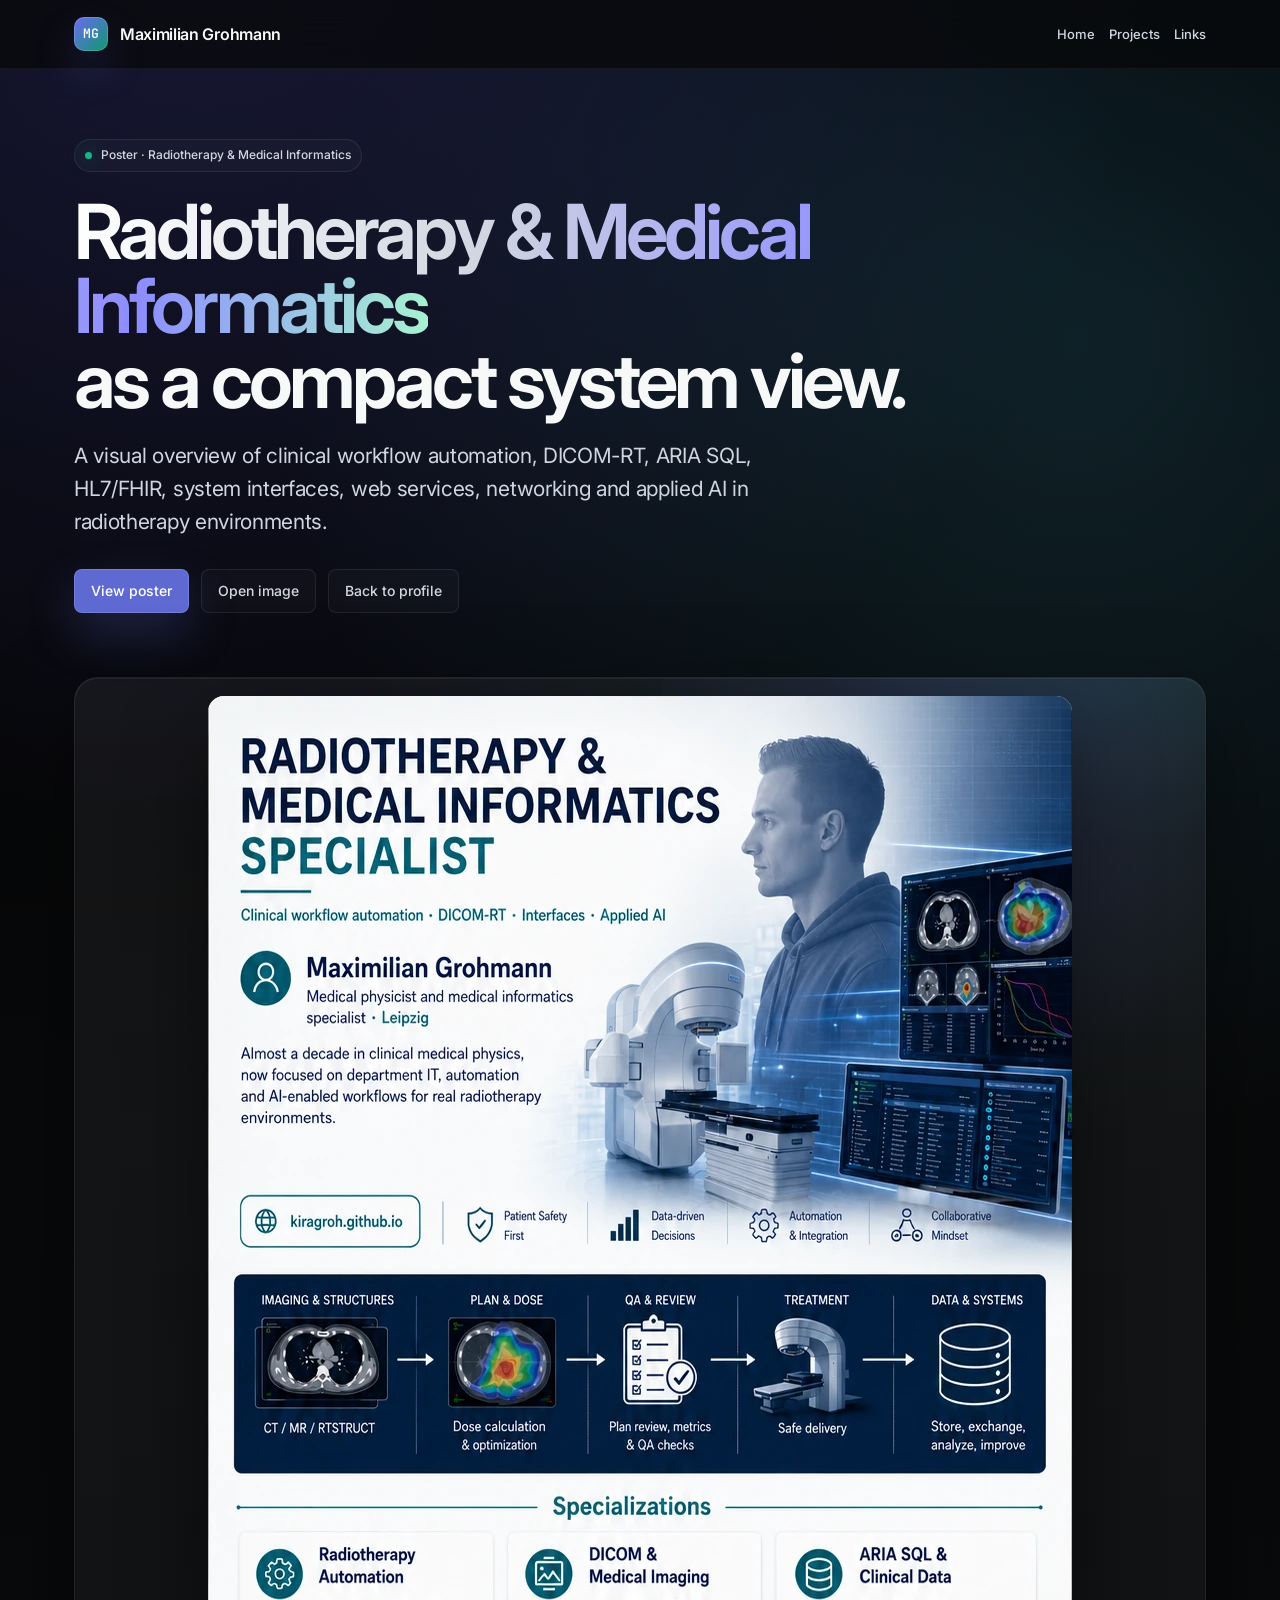
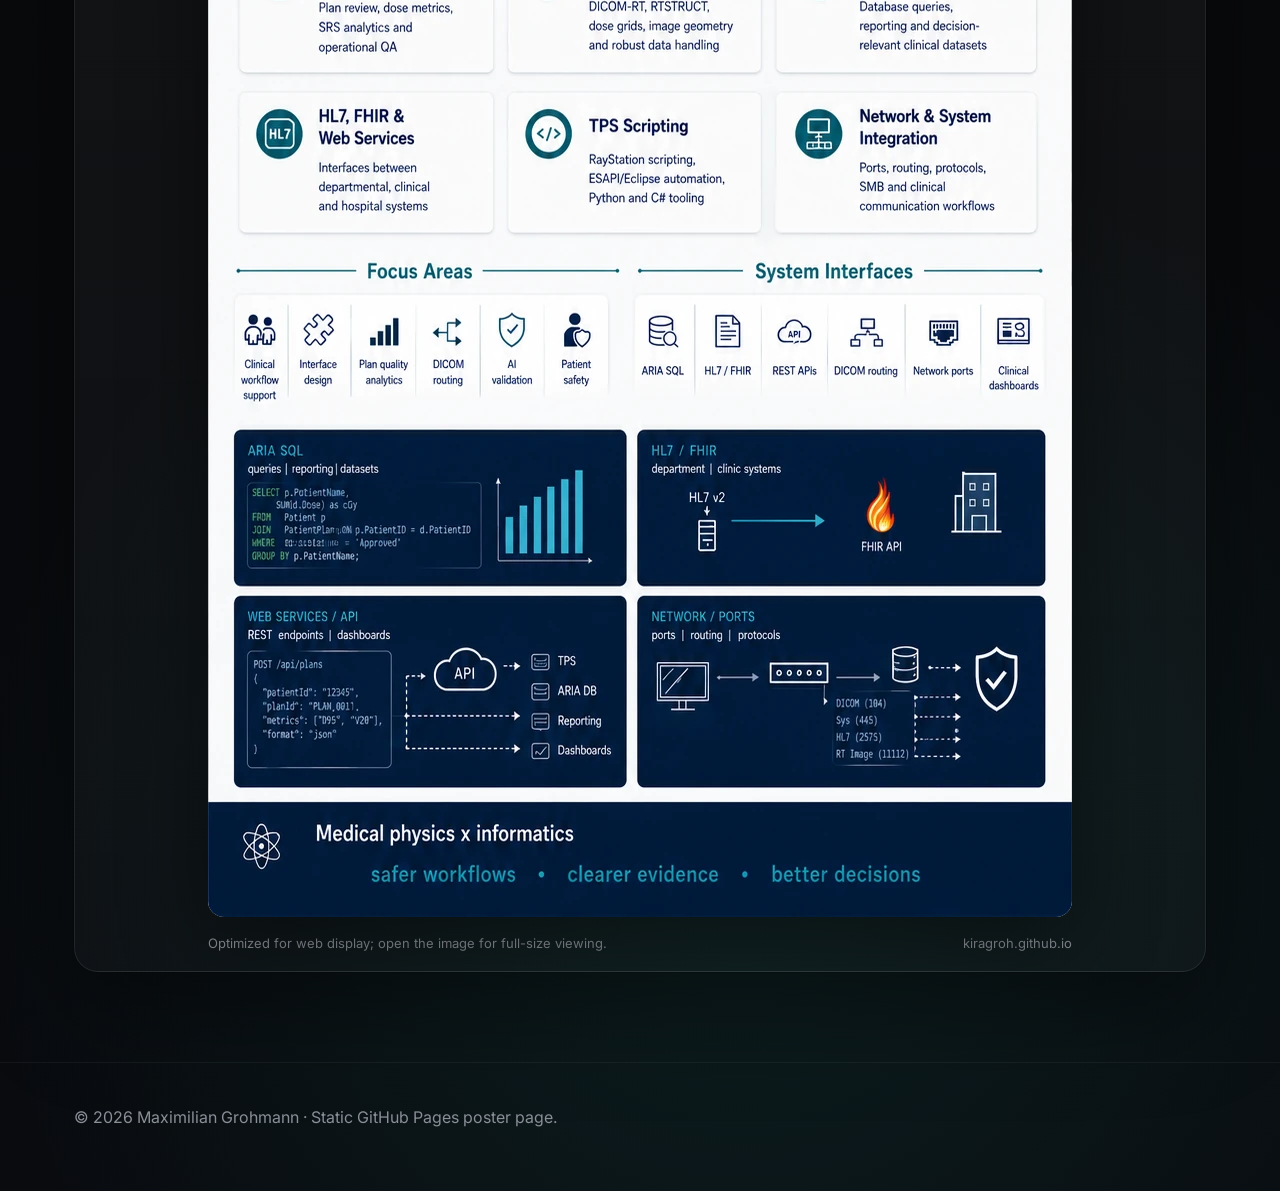
<file: poster.html>
<!doctype html>
<html lang="en">
<head>
  <meta charset="utf-8" />
  <meta name="viewport" content="width=device-width, initial-scale=1" />
  <meta name="description" content="Poster overview for Maximilian Grohmann — Radiotherapy & Medical Informatics Specialist." />
  <meta property="og:title" content="Radiotherapy & Medical Informatics Specialist — Poster" />
  <meta property="og:description" content="A compact visual overview of clinical workflow automation, DICOM-RT, interfaces and applied AI." />
  <meta property="og:type" content="website" />
  <meta name="theme-color" content="#08090a" />
  <title>Poster — Maximilian Grohmann</title>
  <link rel="preconnect" href="https://fonts.googleapis.com">
  <link rel="preconnect" href="https://fonts.gstatic.com" crossorigin>
  <link href="https://fonts.googleapis.com/css2?family=Inter:wght@300;400;500;600;700;800;900&family=JetBrains+Mono:wght@400;500&display=swap" rel="stylesheet">
  <style>
    :root {
      color-scheme: dark;
      --bg:#08090a; --bg-deep:#010102; --text:#f7f8f8; --muted:#d0d6e0; --subtle:#8a8f98;
      --border:rgba(255,255,255,.08); --border-soft:rgba(255,255,255,.05); --accent:#7170ff; --cyan:#55d6ff; --green:#10b981;
      --max:1180px; --radius:18px;
    }
    * { box-sizing:border-box; }
    html { scroll-behavior:smooth; }
    body {
      margin:0; font-family:'Inter', system-ui, -apple-system, Segoe UI, Roboto, sans-serif; color:var(--text); line-height:1.55; min-height:100vh;
      background:
        radial-gradient(circle at 16% -4%, rgba(113,112,255,.22), transparent 31%),
        radial-gradient(circle at 84% 12%, rgba(85,214,255,.14), transparent 30%),
        radial-gradient(circle at 58% 88%, rgba(45,212,191,.10), transparent 30%),
        linear-gradient(180deg, var(--bg-deep), var(--bg) 38%, #090b0f 100%);
    }
    a { color:inherit; text-decoration:none; }
    .container { max-width:var(--max); margin:0 auto; padding:0 24px; }
    header { position:sticky; top:0; z-index:20; backdrop-filter:blur(18px); background:rgba(8,9,10,.76); border-bottom:1px solid var(--border-soft); }
    nav { min-height:68px; display:flex; align-items:center; justify-content:space-between; gap:20px; }
    .brand { display:flex; align-items:center; gap:12px; font-weight:600; letter-spacing:-.02em; }
    .mark { width:34px; height:34px; border-radius:10px; display:grid; place-items:center; background:linear-gradient(135deg, rgba(113,112,255,.95), rgba(16,185,129,.82)); box-shadow:0 0 0 1px rgba(255,255,255,.16) inset,0 18px 40px rgba(94,106,210,.24); font-family:'JetBrains Mono', monospace; font-size:13px; }
    .navlinks { display:flex; align-items:center; gap:14px; color:var(--muted); font-size:13px; font-weight:510; }
    .navlinks a { color:var(--muted); }
    .navlinks a:hover { color:var(--text); }
    .hero { padding:70px 0 30px; }
    .eyebrow { display:inline-flex; align-items:center; gap:9px; padding:6px 10px; border:1px solid var(--border); border-radius:999px; background:rgba(255,255,255,.025); color:var(--muted); font-size:12px; font-weight:510; margin-bottom:22px; }
    .dot { width:7px; height:7px; border-radius:50%; background:var(--green); box-shadow:0 0 18px rgba(16,185,129,.7); }
    h1 { margin:0; max-width:900px; font-size:clamp(40px,6vw,76px); line-height:.98; letter-spacing:-.052em; font-weight:650; }
    .gradient-text { background:linear-gradient(95deg,#fff 0%,#d0d6e0 38%,#8d8cff 73%,#a7f3d0 100%); -webkit-background-clip:text; background-clip:text; color:transparent; }
    .copy { margin:22px 0 0; max-width:760px; color:var(--muted); font-size:clamp(17px,2vw,21px); line-height:1.58; letter-spacing:-.015em; }
    .actions { display:flex; flex-wrap:wrap; gap:12px; margin-top:30px; }
    .btn { min-height:44px; display:inline-flex; align-items:center; justify-content:center; gap:9px; padding:10px 16px; border-radius:8px; border:1px solid var(--border); color:var(--muted); background:rgba(255,255,255,.025); font-size:14px; font-weight:510; transition:transform .18s ease, background .18s ease, border-color .18s ease; }
    .btn:hover { transform:translateY(-1px); background:rgba(255,255,255,.055); border-color:rgba(255,255,255,.16); color:var(--text); }
    .btn.primary { background:#5e6ad2; color:#fff; border-color:rgba(255,255,255,.14); box-shadow:0 20px 48px rgba(94,106,210,.28); }
    .poster-section { padding:34px 0 90px; }
    .poster-shell { position:relative; padding:18px; border:1px solid var(--border); border-radius:24px; background:linear-gradient(180deg,rgba(255,255,255,.055),rgba(255,255,255,.024)); box-shadow:0 0 0 1px rgba(0,0,0,.22), 0 38px 100px rgba(0,0,0,.42), inset 0 1px 0 rgba(255,255,255,.06); overflow:hidden; }
    .poster-shell::before { content:""; position:absolute; inset:-20% -10% auto auto; width:58%; height:42%; background:radial-gradient(circle at 70% 25%, rgba(85,214,255,.15), transparent 46%), radial-gradient(circle at 40% 62%, rgba(113,112,255,.16), transparent 52%); pointer-events:none; }
    .poster-frame { position:relative; z-index:1; max-width:864px; margin:0 auto; border-radius:16px; overflow:hidden; background:#eef3f8; box-shadow:0 26px 86px rgba(0,0,0,.45); }
    .poster-frame img { display:block; width:100%; height:auto; }
    .hint { margin:16px auto 0; max-width:864px; color:var(--subtle); font-size:13px; display:flex; justify-content:space-between; gap:14px; flex-wrap:wrap; }
    footer { padding:42px 0 62px; border-top:1px solid var(--border-soft); color:var(--subtle); }
    @media (max-width:720px){ .container{padding:0 18px}.navlinks{gap:10px}.hero{padding-top:48px}.poster-shell{padding:10px;border-radius:18px}.poster-frame{border-radius:12px} }
  </style>
</head>
<body>
  <header>
    <div class="container"><nav aria-label="Poster navigation"><a class="brand" href="index.html" aria-label="Back to Maximilian Grohmann home"><span class="mark">MG</span><span>Maximilian Grohmann</span></a><div class="navlinks"><a href="index.html">Home</a><a href="index.html#projects">Projects</a><a href="index.html#contact">Links</a></div></nav></div>
  </header>
  <main>
    <section class="hero"><div class="container"><div class="eyebrow"><span class="dot"></span> Poster · Radiotherapy & Medical Informatics</div><h1><span class="gradient-text">Radiotherapy & Medical Informatics</span><br> as a compact system view.</h1><p class="copy">A visual overview of clinical workflow automation, DICOM-RT, ARIA SQL, HL7/FHIR, system interfaces, web services, networking and applied AI in radiotherapy environments.</p><div class="actions"><a class="btn primary" href="#poster">View poster</a><a class="btn" href="assets/radiotherapy-medical-informatics-poster.webp" target="_blank" rel="noreferrer">Open image</a><a class="btn" href="index.html">Back to profile</a></div></div></section>
    <section id="poster" class="poster-section"><div class="container"><div class="poster-shell"><figure class="poster-frame"><img src="assets/radiotherapy-medical-informatics-poster.webp" alt="Radiotherapy and Medical Informatics Specialist poster for Maximilian Grohmann" width="864" height="1821"></figure><div class="hint"><span>Optimized for web display; open the image for full-size viewing.</span><span>kiragroh.github.io</span></div></div></div></section>
  </main>
  <footer><div class="container">© <span id="year"></span> Maximilian Grohmann · Static GitHub Pages poster page.</div></footer>
  <script>document.getElementById('year').textContent = new Date().getFullYear();</script>
</body>
</html>
</file>
<file: esapi/style.css>
:root{--blue:#007bad;--bright:#008ac9;--purple:#8064a2;--navy:#243357;--text:#263858;--muted:#586881;--line:#dce3ed;--paper:#f5f7fb}*{box-sizing:border-box}html{scroll-behavior:smooth;scroll-padding-top:105px}body{margin:0;color:var(--text);font:17px/1.65 Arial,Helvetica,sans-serif;background:white}a{color:var(--blue);text-decoration:none}a:hover{text-decoration:underline}button,input,select{font:inherit}button,a{touch-action:manipulation}button{cursor:pointer}button:focus-visible,a:focus-visible,input:focus-visible,select:focus-visible{outline:3px solid var(--purple);outline-offset:4px}img{max-width:100%}[hidden]{display:none!important}.wrap{width:min(1320px,calc(100% - 80px));margin:auto}.skip{position:fixed;z-index:200;left:20px;top:-80px;background:white;padding:12px}.skip:focus{top:12px}header{position:sticky;top:0;background:#ffffffed;backdrop-filter:blur(16px);z-index:20;border-top:5px solid var(--bright);border-bottom:1px solid var(--line)}.nav{display:flex;align-items:center;justify-content:space-between;min-height:89px;gap:24px}.brand{display:flex;gap:14px;align-items:center;color:var(--navy);font-weight:700;font-size:18px;line-height:1.4}.brand:hover{text-decoration:none}.brand small{display:block;color:var(--purple);font-size:10px;letter-spacing:2px;margin-top:4px}.monogram{display:grid;place-items:center;width:46px;height:46px;background:var(--navy);color:white;font-size:18px;border-bottom:4px solid var(--purple)}nav{display:flex;gap:27px;font-size:15px;font-weight:700}nav a{color:var(--navy)}.hero{display:grid;grid-template-columns:1.1fr 1fr;gap:34px;align-items:center;padding-top:76px;padding-bottom:75px}.eyebrow{font-size:12px;letter-spacing:2.4px;font-weight:800;color:var(--blue);margin:0 0 19px}h1{font-size:clamp(42px,4.4vw,65px);line-height:1.05;letter-spacing:-2.8px;margin:0 0 26px;color:var(--navy)}.intro{font-size:28px;color:var(--purple);font-weight:700;margin:0 0 12px}.lede{max-width:615px;color:var(--muted);font-size:19px;line-height:1.65}.hero-actions{display:flex;align-items:center;gap:26px;margin-top:30px;font-size:15px;font-weight:700}.primary{display:inline-flex;align-items:center;gap:25px;border:0;background:var(--blue);color:white;padding:14px 20px;font-size:15px;font-weight:700;border-radius:5px}.primary:hover{background:#006796;text-decoration:none}.dateline{font-size:12px;color:var(--muted);margin-top:23px}.hero figure{margin:0}.hero img{width:100%;display:block}.hero figcaption{text-align:center;font-size:12px;letter-spacing:3px;font-weight:800;color:var(--purple);margin-top:0}.hero figcaption span{margin:0 17px;color:var(--blue)}h2{font-size:38px;line-height:1.15;letter-spacing:-1.2px;margin:0 0 22px}.collection-section{background:var(--paper);padding:63px 0 78px;border-block:1px solid var(--line)}.section-heading{display:flex;align-items:end;justify-content:space-between;gap:20px;margin-bottom:28px}.section-heading h2{margin-bottom:0}.download{font-size:14px;font-weight:700;white-space:nowrap}.search-row{display:grid;grid-template-columns:1fr 260px;gap:20px;margin-top:35px}label{font-size:12px;font-weight:700;color:var(--muted);display:flex;flex-direction:column;gap:8px}input,select{width:100%;border:1px solid #bfcbda;background:white;border-radius:5px;height:54px;padding:12px 15px;color:var(--navy);font-size:16px}.filters{display:flex;gap:9px;flex-wrap:wrap;margin-top:21px}.filters button{border:1px solid #c9d3e1;background:white;border-radius:22px;color:var(--muted);font-size:13px;font-weight:700;padding:10px 15px}.filters button[aria-pressed=true]{background:var(--navy);border-color:var(--navy);color:white}.filters button:hover{border-color:var(--purple)}.result-count{color:var(--muted);font-size:12px;margin:23px 0 15px}.repo-grid{display:grid;grid-template-columns:repeat(3,1fr);gap:20px}.repo-card{display:flex;flex-direction:column;min-height:280px;background:white;border:1px solid #e0e5ee;border-top:3px solid #008ac9;border-radius:6px;padding:26px 25px;transition:transform .18s,box-shadow .18s}.repo-card:nth-child(3n+2){border-top-color:var(--purple)}.repo-card:hover{transform:translateY(-3px);box-shadow:0 8px 24px #2433570b}.card-meta{display:flex;flex-wrap:wrap;gap:6px 12px;justify-content:space-between;font-size:10px;color:var(--muted);align-items:center}.origin{padding:3px 7px;background:#edf3fa;border-radius:3px}.origin.own{color:#006896}.origin.talk{background:#f0ebf5;color:#6c528a}.repo-card h3{font-size:22px;line-height:1.22;letter-spacing:-.45px;margin:24px 0 11px}.repo-card h3 a{color:var(--navy)}.repo-card h3 span{color:var(--blue);font-size:17px}.repo-card p{font-size:15px;color:var(--muted);line-height:1.6;margin:0 0 25px}.repo-path{font-size:11px;color:var(--blue);overflow-wrap:anywhere;margin-top:auto;padding-top:14px;border-top:1px solid #edf0f5}.resources-section{padding-top:80px;padding-bottom:80px}.section-intro{max-width:720px;color:var(--muted);margin-bottom:32px}.resources-grid{display:grid;grid-template-columns:repeat(2,1fr);gap:0 40px}.resource{border-top:1px solid var(--line);padding:23px 0;display:block}.resource:hover{text-decoration:none}.resource h3{font-size:20px;line-height:1.3;margin:0 0 7px;color:var(--navy)}.resource h3 span{color:var(--blue);font-size:16px}.resource p{font-size:14px;color:var(--muted);margin:0}.resource:hover h3{color:var(--blue)}.share-section{background:var(--navy);color:white;border-bottom:7px solid var(--purple)}.share-layout{display:grid;grid-template-columns:1fr 230px;align-items:center;gap:80px;padding-top:63px;padding-bottom:63px}.share-section .eyebrow{color:#93d3ef}.share-section h2{font-size:42px}.share-section p:not(.eyebrow){color:#d5dfee;font-size:18px;max-width:720px}.share-url{display:block;color:white;font-size:27px;margin:20px 0}.share-section .primary{background:#fff;color:var(--navy);margin-top:12px}.share-qr{padding:12px;background:white;border-radius:7px;text-align:center;display:block}.share-qr img{display:block;width:206px;height:206px;image-rendering:pixelated}.share-qr span{font-size:12px;color:var(--blue)}#copy-status{display:inline-block;font-size:14px;color:#d5dfee;margin-left:18px}footer{padding-top:43px;padding-bottom:35px;display:grid;grid-template-columns:1.3fr 1fr;gap:16px 60px}footer p{font-size:12px;color:var(--muted);line-height:1.75;margin:0}.footer-links{grid-column:1/-1;display:flex;gap:25px;padding-top:17px}#empty{padding:40px 0;color:var(--muted)}#empty button{background:none;border:0;padding:0;color:var(--blue);text-decoration:underline}@media(max-width:1000px){.wrap{width:calc(100% - 48px)}.hero{grid-template-columns:1.2fr 1fr;gap:10px}.hero-actions{flex-direction:column;align-items:flex-start;gap:15px}h1{font-size:46px}.repo-grid{grid-template-columns:repeat(2,1fr)}nav{gap:15px}.brand{font-size:15px}.monogram{width:40px;height:40px}.share-layout{gap:40px}.hero img{margin-top:-40px}}@media(max-width:680px){html{scroll-padding-top:130px}.wrap{width:calc(100% - 36px)}.nav{min-height:110px;align-items:flex-start;flex-direction:column;gap:13px;padding-top:13px;padding-bottom:13px}.brand{font-size:15px}.brand small{font-size:8px}.monogram{height:35px;width:35px}nav{width:100%;justify-content:space-between;gap:10px;font-size:12px}.hero{grid-template-columns:1fr;padding-top:42px;padding-bottom:42px;gap:24px}.hero h1{font-size:46px;letter-spacing:-2px}.hero .intro{font-size:23px}.lede{font-size:17px}.hero figure{max-width:480px;margin:auto}.hero img{margin:0}.hero-actions{flex-direction:row;flex-wrap:wrap;gap:17px;font-size:13px}.hero figcaption{font-size:10px}.section-heading{align-items:flex-start;flex-direction:column}.section-heading h2,h2{font-size:32px}.collection-section{padding-top:40px;padding-bottom:45px}.search-row{grid-template-columns:1fr;gap:14px;margin-top:26px}.repo-grid,.resources-grid{grid-template-columns:1fr}.repo-card{min-height:240px}.filters{gap:7px}.filters button{font-size:11px;padding:8px 12px}.resources-section{padding-top:50px;padding-bottom:50px}.share-layout{grid-template-columns:1fr;gap:30px;padding-top:45px;padding-bottom:45px}.share-section h2{font-size:32px}.share-url{font-size:23px}.share-qr{width:230px}footer{grid-template-columns:1fr;gap:20px}.footer-links{flex-wrap:wrap}#copy-status{margin-left:12px}}@media(prefers-reduced-motion:reduce){html{scroll-behavior:auto}.repo-card{transition:none}.repo-card:hover{transform:none}}
.repo-group{margin-top:42px}.repo-group+.repo-group{padding-top:32px;border-top:2px solid var(--line)}.group-title{font-size:28px;letter-spacing:-.6px;margin:0 0 9px;color:var(--navy)}.group-intro{font-size:15px;color:var(--muted);margin:0 0 24px}.resources-section{padding-top:35px}.resources-section .eyebrow{color:var(--purple)}
</file>
